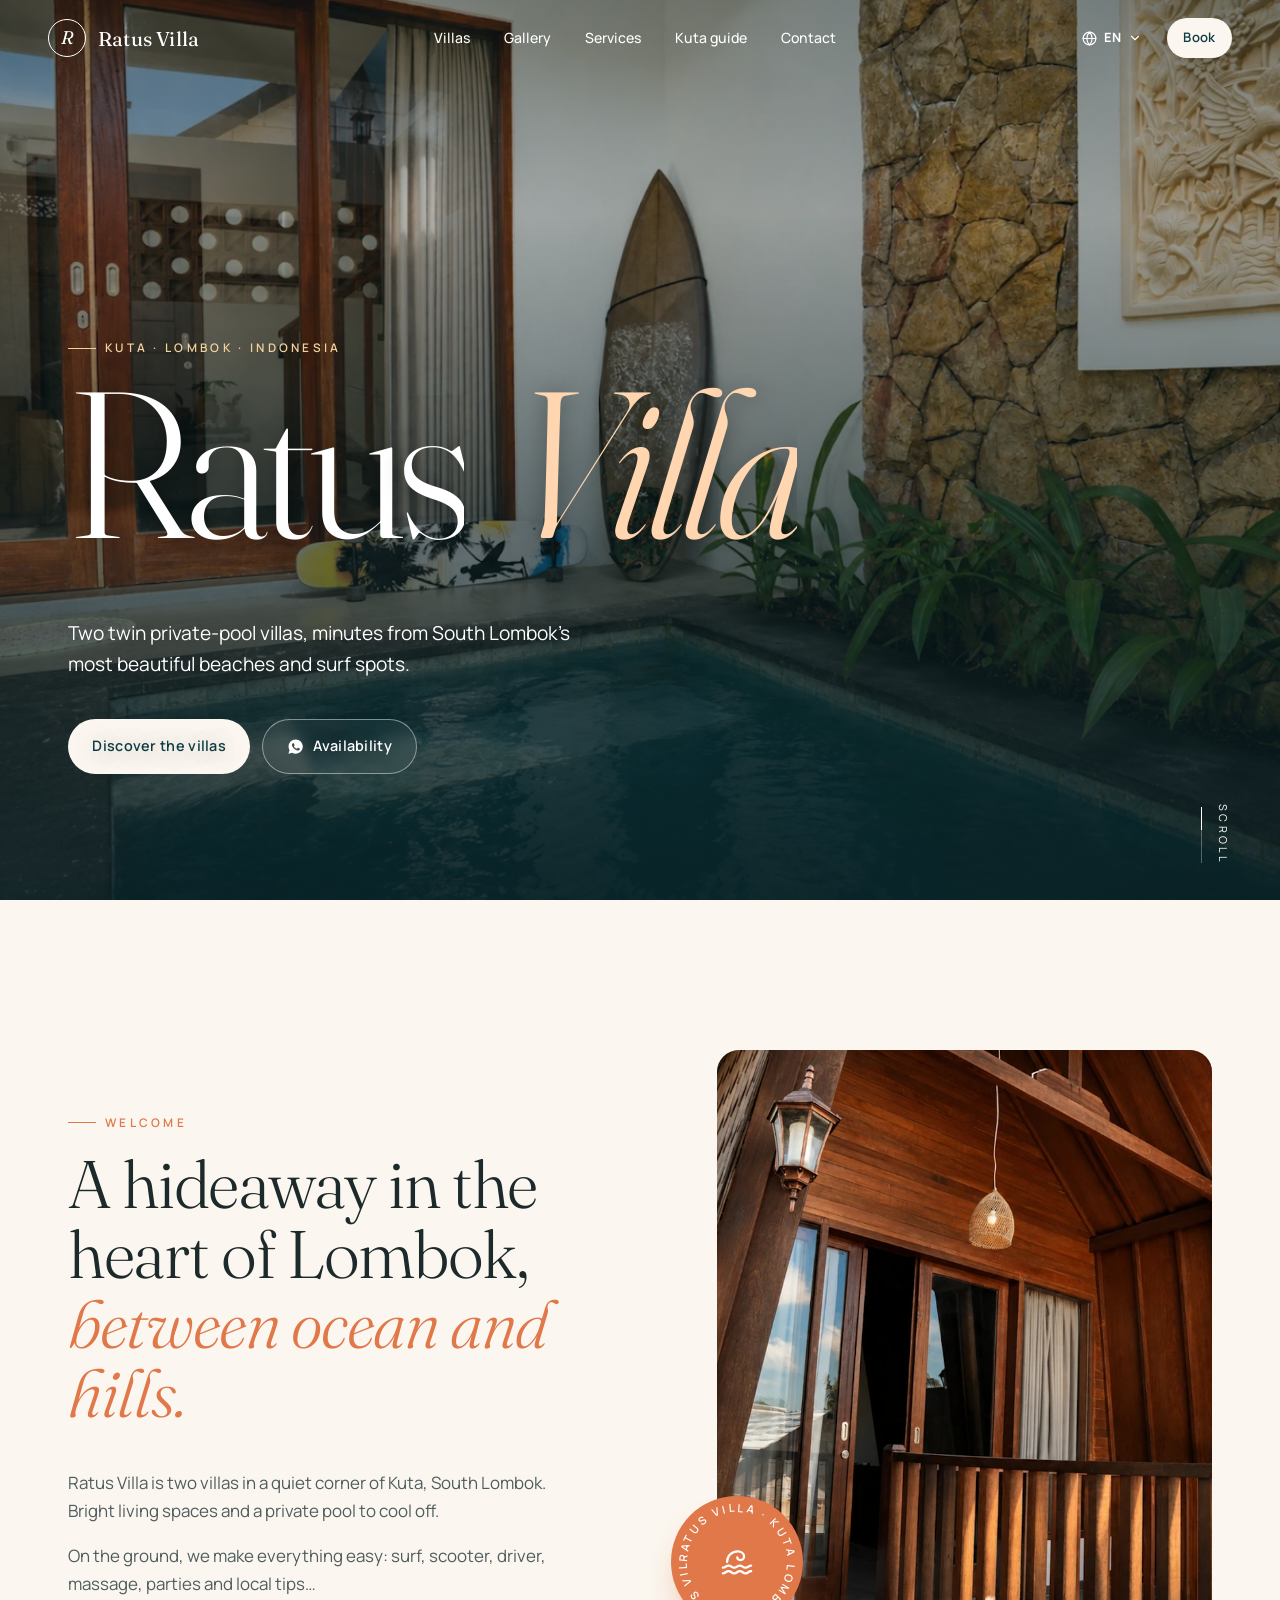
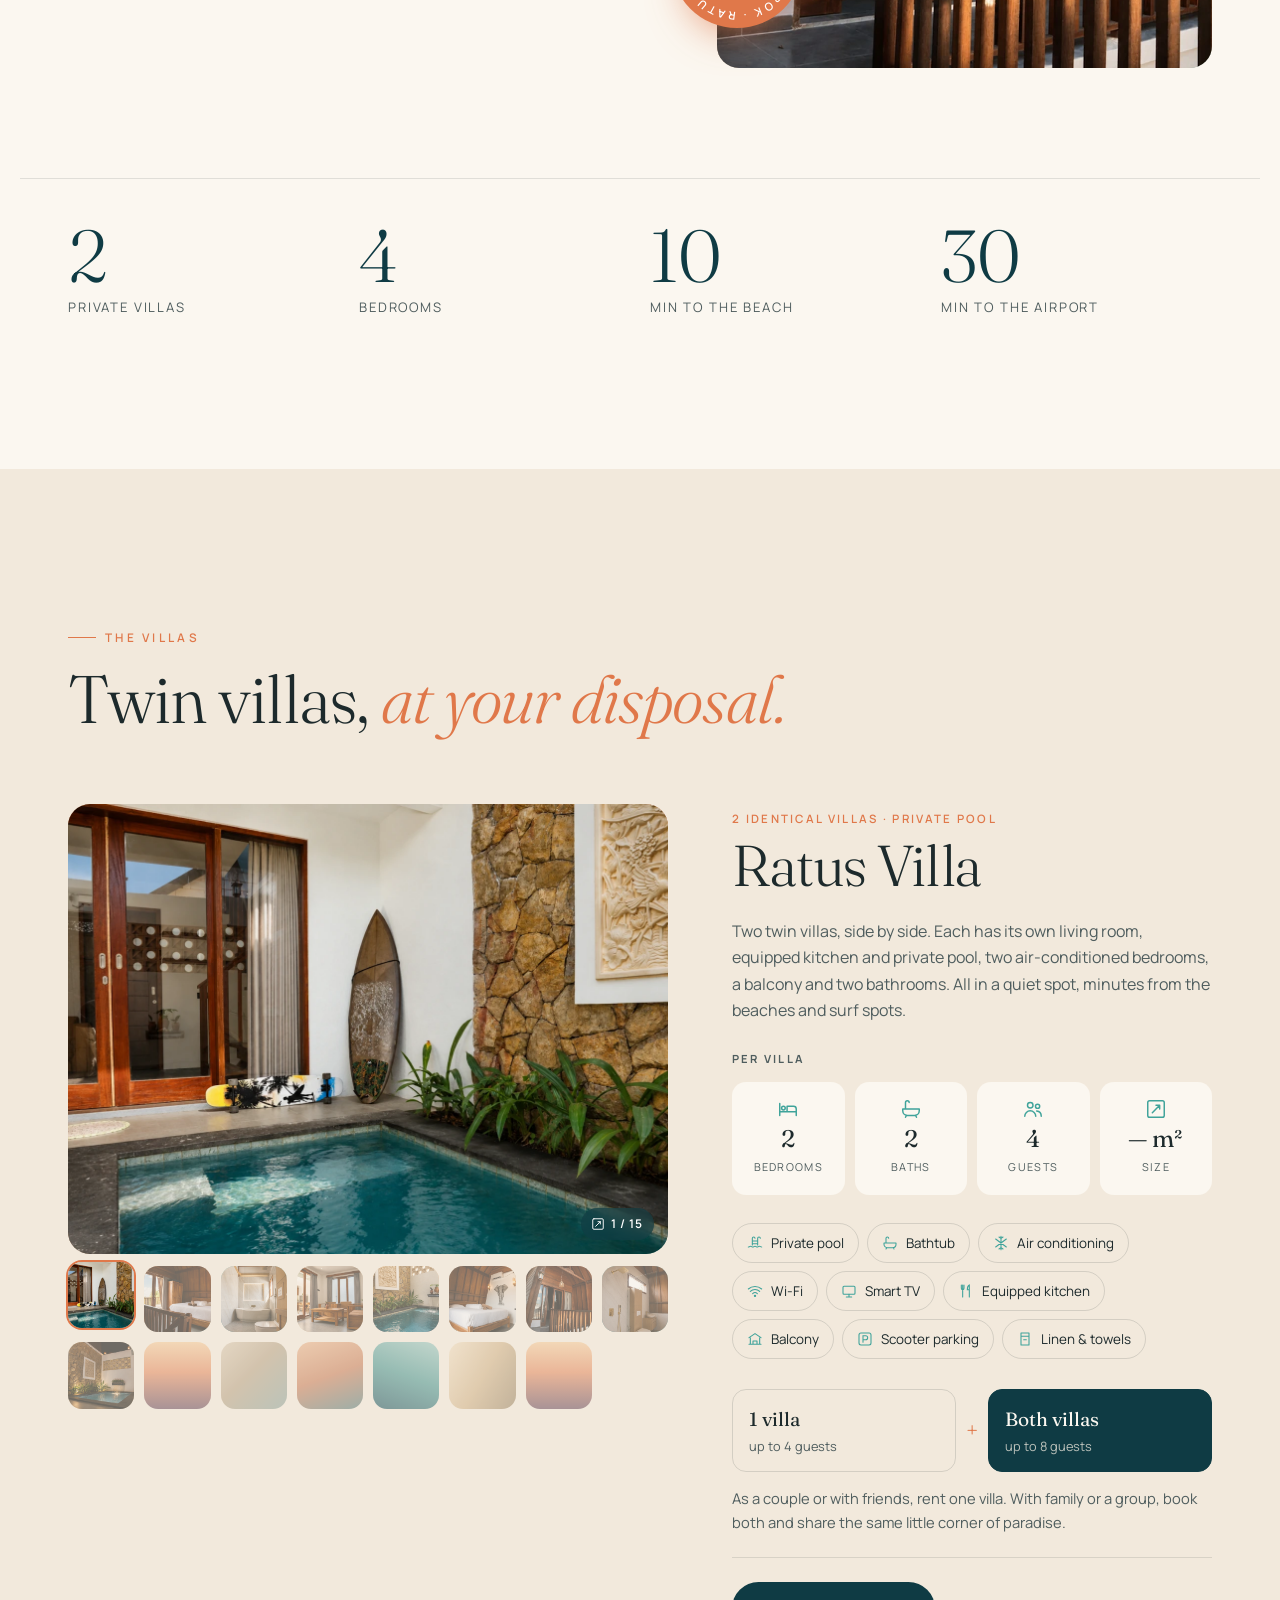
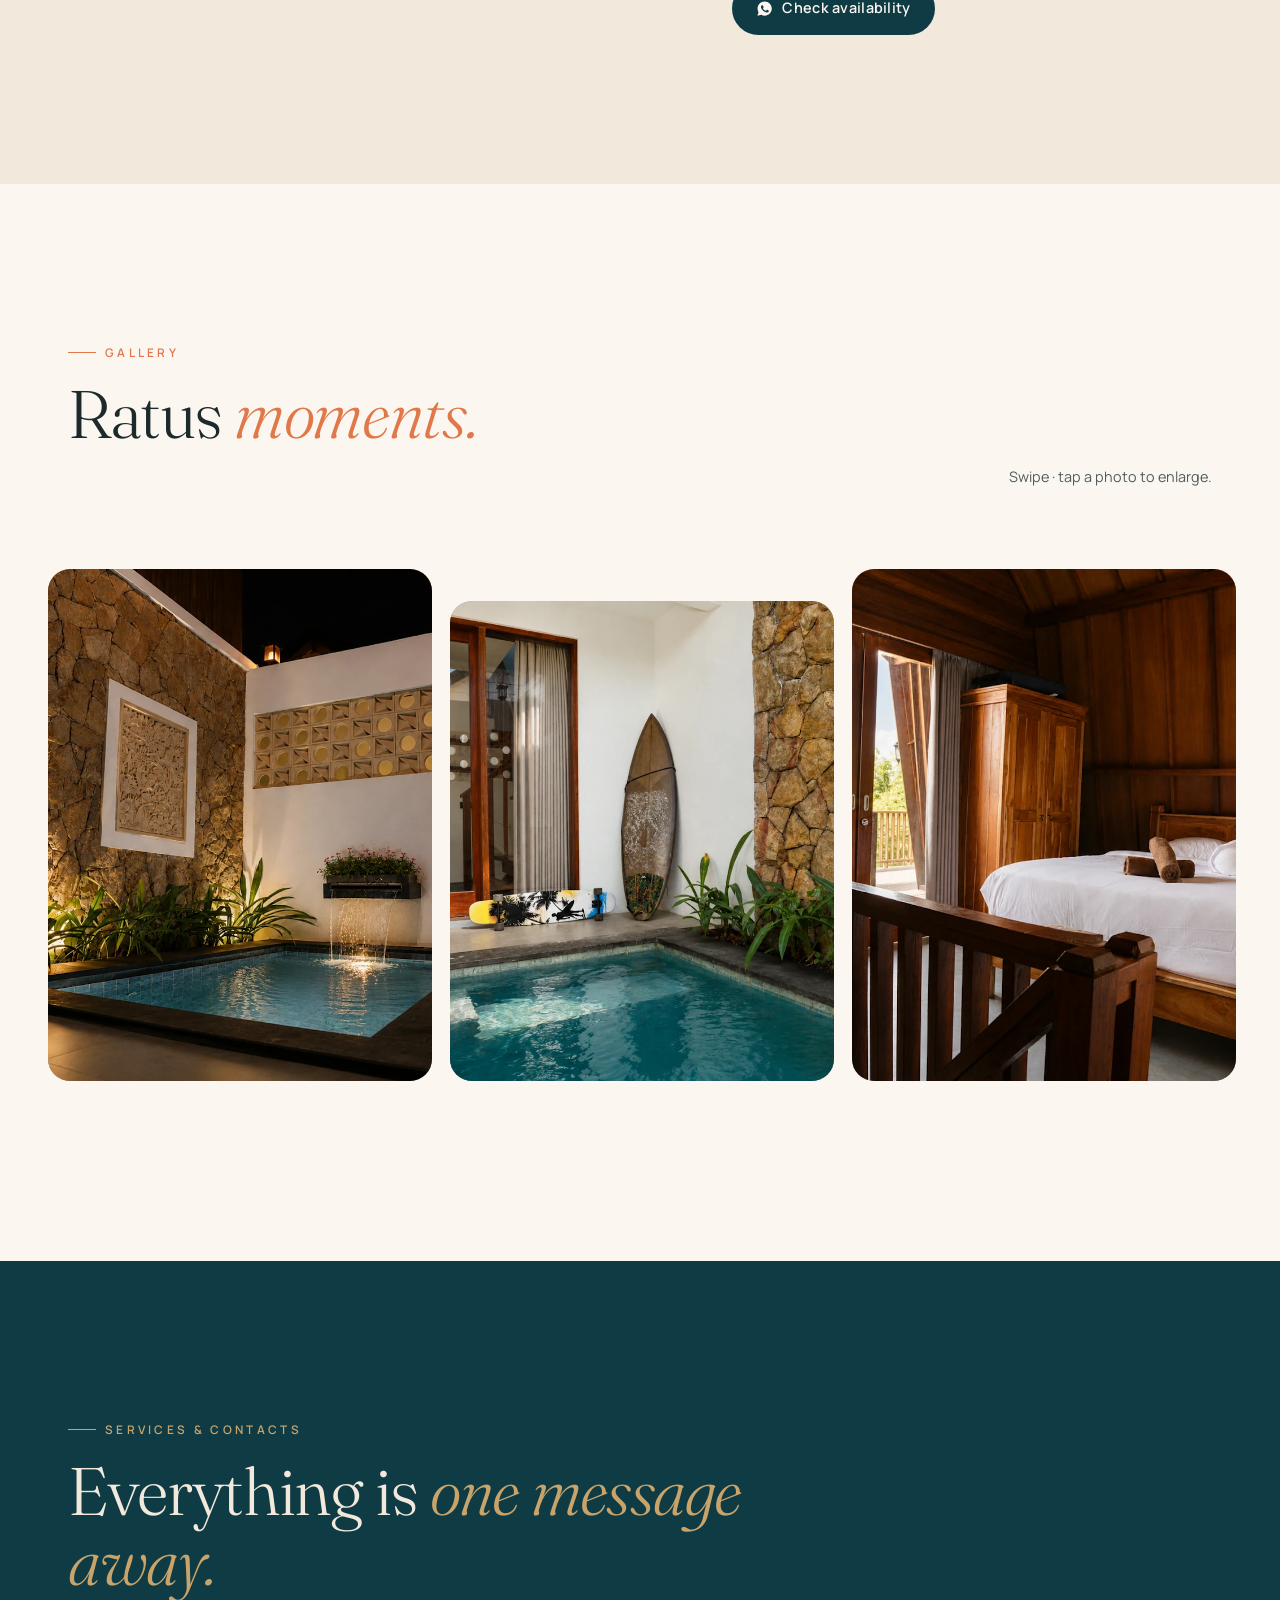
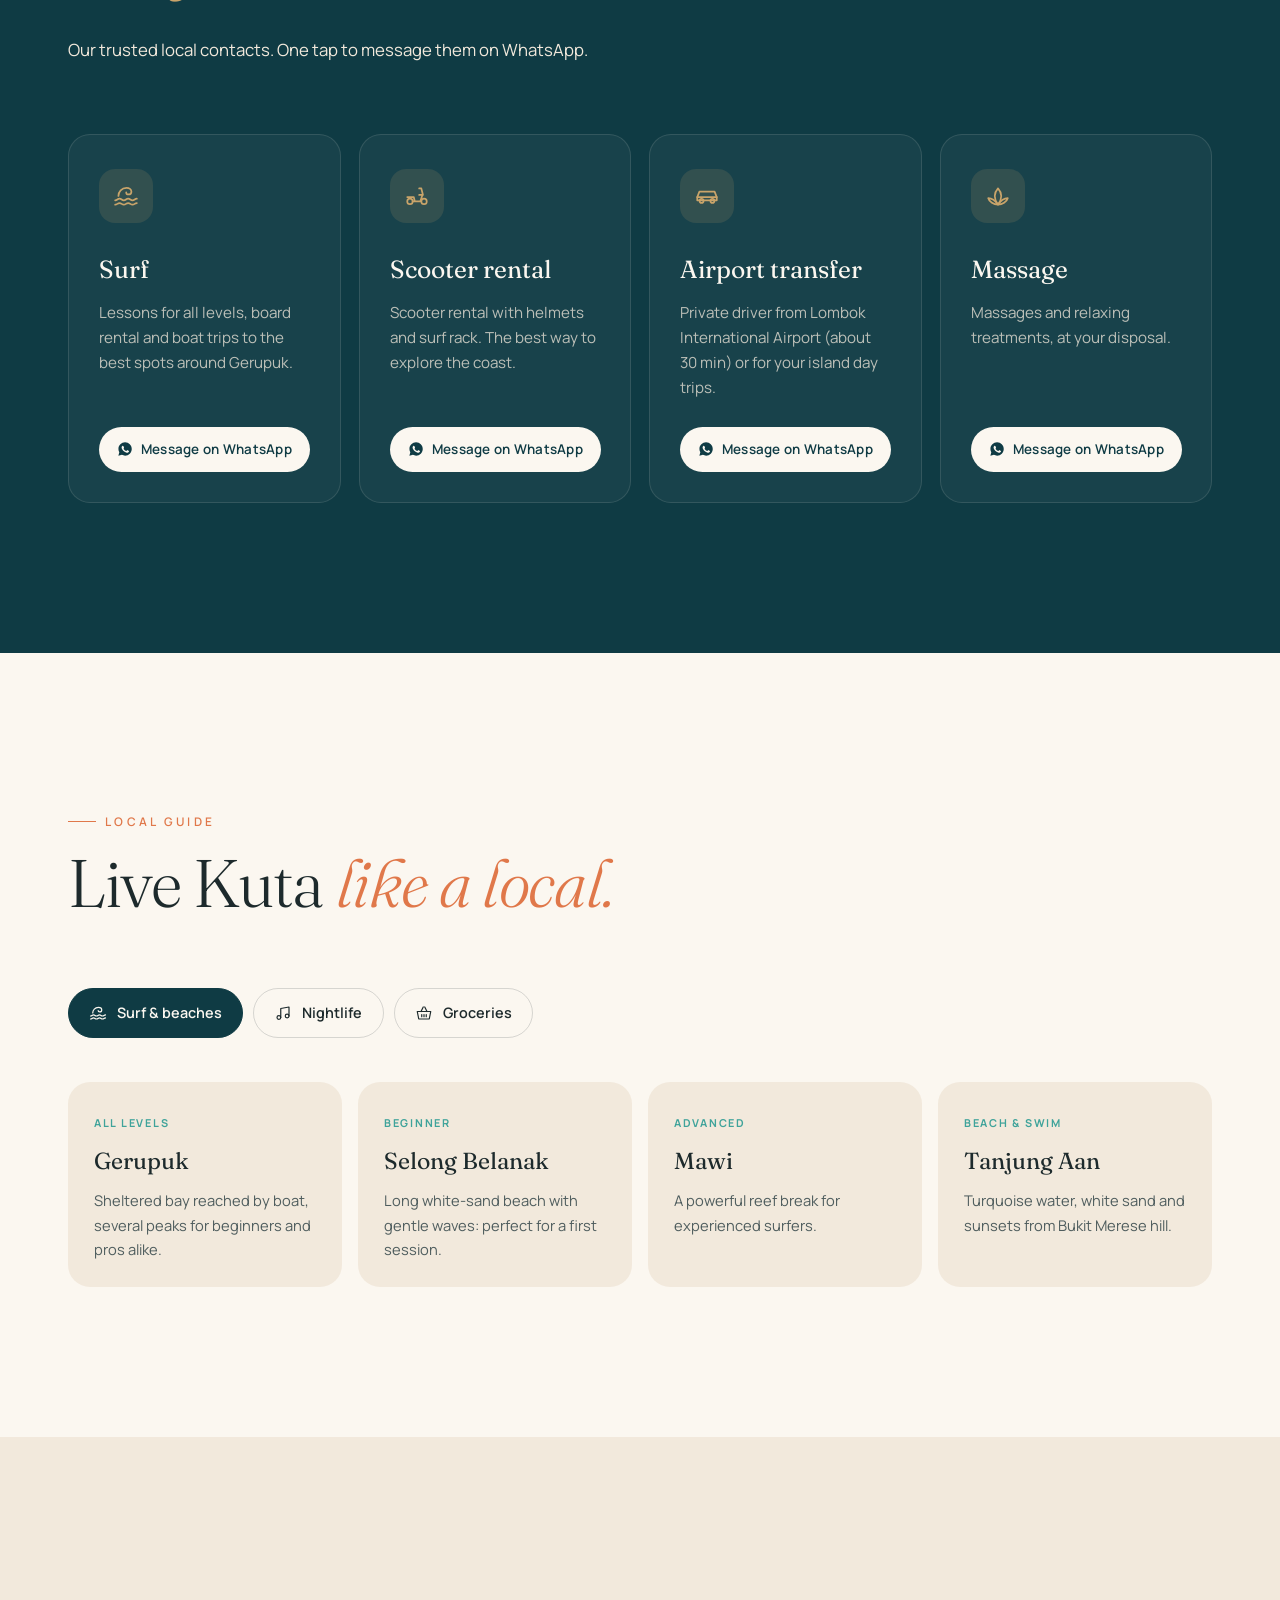
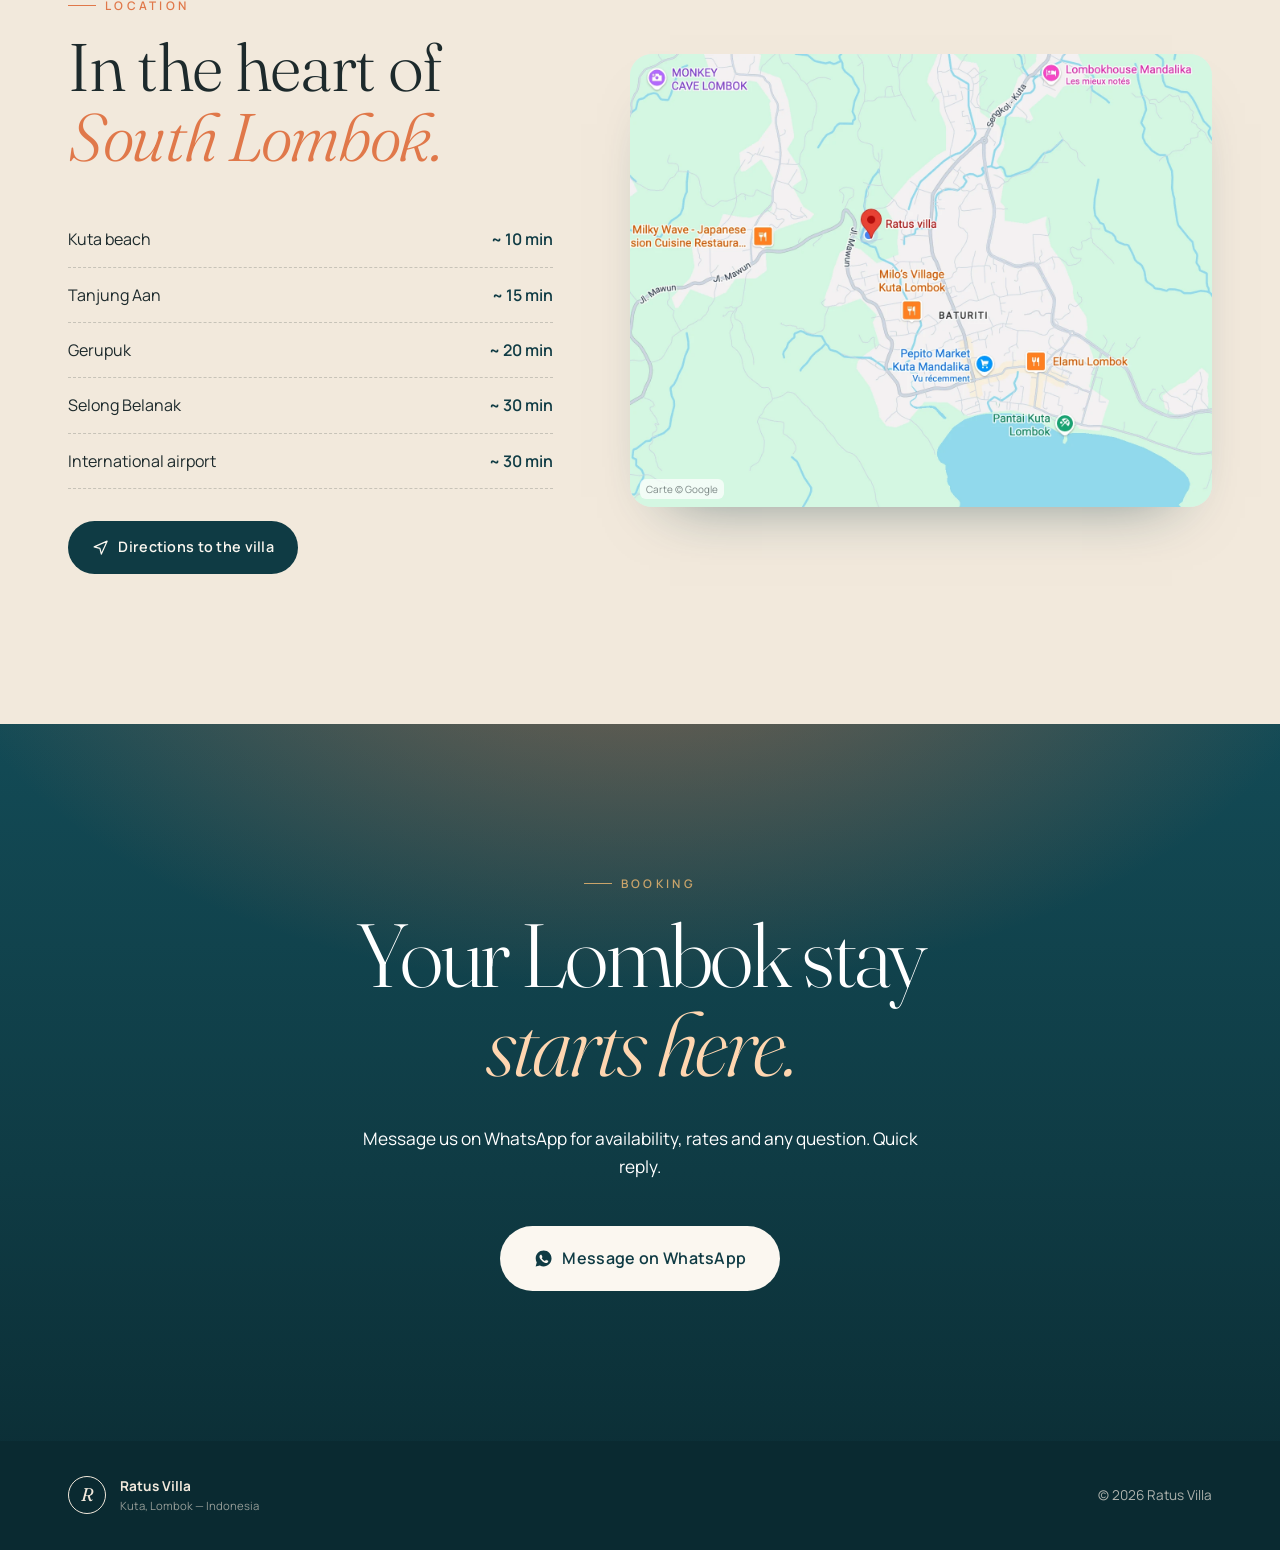
<file: index.html>
<!doctype html>
<html lang="en">
<head>
  <meta charset="utf-8">
  <meta name="viewport" content="width=device-width, initial-scale=1, viewport-fit=cover">
  <title>Ratus Villa — Kuta, Lombok</title>
  <meta name="description" content="Ratus Villa: two twin private-pool villas in Kuta, Lombok. Surf, beaches, nightlife and scooter tips for the perfect stay in South Lombok.">
  <meta name="theme-color" content="#0f3b44">

  <!-- Partage Facebook / WhatsApp -->
  <meta property="og:type" content="website">
  <meta property="og:title" content="Ratus Villa — Kuta, Lombok">
  <meta property="og:description" content="Two twin private-pool villas in the heart of Kuta, Lombok. Surf, beaches, sunsets & slow living.">
  <meta property="og:image" content="https://pardival.github.io/ratus-villa/assets/villa/piscine-partage.jpg">
  <meta property="og:url" content="https://pardival.github.io/ratus-villa/">

  <link rel="icon" href="data:image/svg+xml,<svg xmlns='http://www.w3.org/2000/svg' viewBox='0 0 100 100'><circle cx='50' cy='50' r='48' fill='%230f3b44'/><text x='50' y='66' font-size='48' text-anchor='middle' fill='%23f4ede2' font-family='Georgia'>R</text></svg>">
  <link rel="preconnect" href="https://fonts.googleapis.com">
  <link rel="preconnect" href="https://fonts.gstatic.com" crossorigin>
  <link href="https://fonts.googleapis.com/css2?family=Fraunces:ital,opsz,wght@0,9..144,300;0,9..144,400;0,9..144,500;1,9..144,300;1,9..144,400&family=Manrope:wght@300;400;500;600;700&display=swap" rel="stylesheet">
  <link rel="stylesheet" href="css/style.css">
</head>
<body class="is-loading">

  <!-- ============ LOADER ============ -->
  <div class="loader" aria-hidden="true">
    <div class="loader__inner">
      <span class="loader__word">Ratus</span>
      <span class="loader__line"></span>
      <span class="loader__sub">Kuta · Lombok</span>
    </div>
  </div>

  <!-- ============ NAV ============ -->
  <header class="nav" id="nav">
    <a href="#top" class="nav__logo" aria-label="Ratus Villa">
      <span class="nav__logo-mark">R</span>
      <span class="nav__logo-text">Ratus Villa</span>
    </a>
    <nav class="nav__links" id="navLinks">
      <a href="#villas" data-i18n="nav.villas">Les villas</a>
      <a href="#gallery" data-i18n="nav.gallery">Galerie</a>
      <a href="#services" data-i18n="nav.services">Services</a>
      <a href="#guide" data-i18n="nav.guide">Guide Kuta</a>
      <a href="#contact" data-i18n="nav.contact">Contact</a>
    </nav>
    <div class="nav__actions">
      <div class="lang" id="lang">
        <button class="lang__btn" id="langBtn" type="button" aria-haspopup="listbox" aria-expanded="false" aria-label="Language">
          <svg class="ico"><use href="#i-globe"/></svg><span id="langCur">EN</span><svg class="ico lang__chev"><use href="#i-chev"/></svg>
        </button>
        <ul class="lang__menu" id="langMenu" role="listbox"></ul>
      </div>
      <a class="btn btn--small btn--light nav__cta js-wa-booking" href="#" target="_blank" rel="noopener" data-i18n="nav.book">Réserver</a>
      <button class="burger" id="burger" aria-label="Menu"><span></span><span></span></button>
    </div>
  </header>

  <main id="top">

    <!-- ============ HERO ============ -->
    <section class="hero" id="hero">
      <div class="hero__media" data-parallax="0.35">
        <!-- Scène animée affichée tant qu'il n'y a pas de vidéo/photo -->
        <div class="hero__scene" aria-hidden="true">
          <div class="scene__sky"></div>
          <div class="scene__sun"></div>
          <svg class="scene__hills" viewBox="0 0 1440 400" preserveAspectRatio="none"><path d="M0 140 C 180 70 320 80 470 120 C 620 160 760 50 960 70 C 1140 90 1280 140 1440 110 L1440 400 L0 400 Z"/></svg>
          <svg class="scene__wave scene__wave--1" viewBox="0 0 2880 200" preserveAspectRatio="none"><path d="M0 100 Q 180 40 360 100 T 720 100 T 1080 100 T 1440 100 T 1800 100 T 2160 100 T 2520 100 T 2880 100 V200 H0Z"/></svg>
          <svg class="scene__wave scene__wave--2" viewBox="0 0 2880 200" preserveAspectRatio="none"><path d="M0 110 Q 240 60 480 110 T 960 110 T 1440 110 T 1920 110 T 2400 110 T 2880 110 V200 H0Z"/></svg>
          <svg class="scene__wave scene__wave--3" viewBox="0 0 2880 200" preserveAspectRatio="none"><path d="M0 120 Q 120 90 240 120 T 480 120 T 720 120 T 960 120 T 1200 120 T 1440 120 T 1680 120 T 1920 120 T 2160 120 T 2400 120 T 2640 120 T 2880 120 V200 H0Z"/></svg>
        </div>
        <img class="hero__poster" id="heroPoster" alt="" hidden>
        <video class="hero__video" id="heroVideo" muted loop playsinline autoplay preload="metadata" hidden></video>
        <div class="hero__shade"></div>
      </div>

      <div class="hero__content">
        <p class="eyebrow eyebrow--light reveal" data-i18n="hero.eyebrow">Kuta · Lombok · Indonésie</p>
        <h1 class="hero__title">
          <span class="split" data-split>Ratus</span>
          <em class="split" data-split>Villa</em>
        </h1>
        <p class="hero__lead reveal" data-delay="3" data-i18n="hero.lead">Deux villas avec piscine privée, à quelques minutes des plus beaux spots de surf du sud de Lombok.</p>
        <div class="hero__ctas reveal" data-delay="4">
          <a href="#villas" class="btn btn--light" data-i18n="hero.discover">Découvrir les villas</a>
          <a href="#" class="btn btn--ghost js-wa-booking" target="_blank" rel="noopener">
            <svg class="ico"><use href="#i-whatsapp"/></svg><span data-i18n="hero.whatsapp">Disponibilités</span>
          </a>
        </div>
      </div>

      <a href="#intro" class="hero__scroll" aria-label="Défiler">
        <span data-i18n="hero.scroll">Défiler</span>
        <i></i>
      </a>
    </section>


    <!-- ============ INTRO ============ -->
    <section class="intro section" id="intro">
      <div class="container intro__grid">
        <div class="intro__text">
          <p class="eyebrow reveal" data-i18n="intro.eyebrow">Bienvenue</p>
          <h2 class="h2 reveal" data-delay="1" data-i18n-html="intro.title">Un refuge au cœur de Lombok,<br><em>entre océan et collines.</em></h2>
          <p class="reveal" data-delay="2" data-i18n="intro.p1">Ratus Villa, ce sont deux villas dans un coin calme de Kuta, au sud de Lombok. Des espaces lumineux et une piscine privée pour se rafraîchir.</p>
          <p class="reveal" data-delay="3" data-i18n="intro.p2">Sur place, on vous facilite tout : surf, scooter, chauffeur, massage, soirées et bonnes adresses…</p>
        </div>
        <div class="intro__media reveal reveal--zoom" data-delay="1">
          <div class="media media--tall" id="introMedia"></div>
          <div class="intro__badge">
            <svg viewBox="0 0 100 100" class="badge__ring"><defs><path id="circ" d="M50,50 m-38,0 a38,38 0 1,1 76,0 a38,38 0 1,1 -76,0"/></defs><text><textPath href="#circ">RATUS VILLA · KUTA LOMBOK · RATUS VILLA · KUTA LOMBOK ·</textPath></text></svg>
            <svg class="ico badge__ico"><use href="#i-wave"/></svg>
          </div>
        </div>
      </div>

      <div class="container stats" id="statsRow">
        <!-- rempli depuis content/content.json -->
      </div>
    </section>

    <!-- ============ VILLAS ============ -->
    <section class="villas section section--sand" id="villas">
      <div class="container">
        <div class="section__head">
          <p class="eyebrow reveal" data-i18n="villas.eyebrow">Les villas</p>
          <h2 class="h2 reveal" data-delay="1" data-i18n-html="villas.title">Deux villas jumelles, <em>à votre disposition.</em></h2>
        </div>
        <div class="villa-stage" id="villaStage"></div>
      </div>
    </section>

    <!-- ============ GALLERY ============ -->
    <section class="gallery section" id="gallery">
      <div class="container">
        <div class="section__head section__head--row">
          <div>
            <p class="eyebrow reveal" data-i18n="gallery.eyebrow">Galerie</p>
            <h2 class="h2 reveal" data-delay="1" data-i18n-html="gallery.title">Instants <em>Ratus.</em></h2>
          </div>
          <p class="section__aside reveal" data-delay="2" data-i18n="gallery.aside">Touchez une photo pour l'agrandir.</p>
        </div>
      </div>
      <div class="gallery__rail" id="galleryRail"></div>
    </section>

    <!-- ============ SERVICES ============ -->
    <section class="services section section--ocean" id="services">
      <div class="container">
        <div class="section__head">
          <p class="eyebrow eyebrow--light reveal" data-i18n="services.eyebrow">Services & contacts</p>
          <h2 class="h2 reveal" data-delay="1" data-i18n-html="services.title">Tout à portée <em>d'un message.</em></h2>
          <p class="section__lead reveal" data-delay="2" data-i18n="services.lead">Nos contacts de confiance sur place. Un clic pour leur écrire sur WhatsApp.</p>
        </div>
        <div class="services__grid" id="servicesGrid"></div>
      </div>
    </section>

    <!-- ============ GUIDE ============ -->
    <section class="guide section" id="guide">
      <div class="container">
        <div class="section__head">
          <p class="eyebrow reveal" data-i18n="guide.eyebrow">Guide local</p>
          <h2 class="h2 reveal" data-delay="1" data-i18n-html="guide.title">Vivre Kuta <em>comme un local.</em></h2>
        </div>

        <div class="guide__nav reveal" data-delay="2" id="guideNav">
          <button class="chip is-active" data-target="g-surf"><svg class="ico"><use href="#i-wave"/></svg><span data-i18n="guide.surf">Surf & plages</span></button>
          <button class="chip" data-target="g-night"><svg class="ico"><use href="#i-music"/></svg><span data-i18n="guide.night">Soirées</span></button>
          <button class="chip" data-target="g-food"><svg class="ico"><use href="#i-basket"/></svg><span data-i18n="guide.food">Courses</span></button>
        </div>

        <div class="guide__panels">
          <!-- SURF -->
          <div class="panel is-active" id="g-surf">
            <div class="spots" id="spotList"></div>
          </div>

          <!-- NIGHT -->
          <div class="panel" id="g-night">
            <ul class="agenda" id="agendaList"></ul>
          </div>

          <!-- FOOD -->
          <div class="panel" id="g-food">
            <div class="spots" id="groceryList"></div>
          </div>
        </div>
      </div>
    </section>

    <!-- ============ MAP ============ -->
    <section class="location section section--sand" id="location">
      <div class="container location__grid">
        <div>
          <p class="eyebrow reveal" data-i18n="location.eyebrow">Localisation</p>
          <h2 class="h2 reveal" data-delay="1" data-i18n-html="location.title">Au cœur du <em>sud de Lombok.</em></h2>
          <ul class="distances reveal" data-delay="2" id="distanceList"></ul>
          <div class="location__btns reveal" data-delay="3">
            <a class="btn btn--dark js-directions" href="#" target="_blank" rel="noopener"><svg class="ico"><use href="#i-route"/></svg><span data-i18n="location.cta">Itinéraire vers la villa</span></a>
            <a class="btn btn--outline js-apple-villa" href="#" target="_blank" rel="noopener" hidden><svg class="ico"><use href="#i-pin"/></svg><span data-i18n="location.apple">Ouvrir dans Plans</span></a>
          </div>
        </div>
        <div class="map reveal reveal--zoom" data-delay="1">
          <a class="map__plan js-directions" href="#" target="_blank" rel="noopener" aria-label="Itinéraire vers Ratus Villa">
            <img id="mapImage" src="assets/villa/plan-acces.webp" alt="Plan d'accès : Ratus Villa sur Jl. Mawun, près de Pepito Market et de la plage de Kuta" width="1448" height="1126" loading="lazy">
            <small class="map__credit">Carte © Google</small>
          </a>
          <iframe id="mapFrame" class="map__frame" title="Ratus Villa sur Google Maps" allowfullscreen loading="lazy" referrerpolicy="strict-origin-when-cross-origin"></iframe>
        </div>
      </div>
    </section>

    <!-- ============ CONTACT / CTA ============ -->
    <section class="cta section" id="contact">
      <div class="cta__bg" data-parallax="0.15"></div>
      <div class="container cta__inner">
        <p class="eyebrow eyebrow--light reveal" data-i18n="cta.eyebrow">Réservation</p>
        <h2 class="cta__title reveal" data-delay="1" data-i18n-html="cta.title">Votre séjour à Lombok<br><em>commence ici.</em></h2>
        <p class="cta__lead reveal" data-delay="2" data-i18n="cta.lead">Écrivez-nous sur WhatsApp pour les disponibilités, les tarifs et toutes vos questions. Réponse rapide.</p>
        <div class="cta__row reveal" data-delay="3">
          <div class="cta__buttons">
            <a href="#" class="btn btn--light btn--big js-wa-booking" target="_blank" rel="noopener"><svg class="ico"><use href="#i-whatsapp"/></svg><span data-i18n="cta.whatsapp">Écrire sur WhatsApp</span></a>
          </div>
        </div>
      </div>
    </section>
  </main>

  <footer class="footer">
    <div class="container footer__inner">
      <div class="footer__brand">
        <span class="nav__logo-mark">R</span>
        <div><strong>Ratus Villa</strong><small>Kuta, Lombok — Indonesia</small></div>
      </div>
      <p class="footer__copy">© <span id="year"></span> Ratus Villa</p>
    </div>
  </footer>

  <!-- Barre d'actions mobile -->
  <nav class="mbar" aria-label="Actions rapides">
    <a href="#" class="mbar__btn mbar__btn--wa js-wa-booking" target="_blank" rel="noopener"><svg class="ico"><use href="#i-whatsapp"/></svg><span data-i18n="mbar.book">Réserver</span></a>
    <a href="#guide" class="mbar__btn"><svg class="ico"><use href="#i-compass"/></svg><span data-i18n="mbar.guide">Guide</span></a>
    <a href="#" class="mbar__btn js-directions" target="_blank" rel="noopener"><svg class="ico"><use href="#i-route"/></svg><span data-i18n="mbar.go">Y aller</span></a>
  </nav>

  <!-- Bouton WhatsApp flottant -->
  <a href="#" class="fab js-wa-booking" target="_blank" rel="noopener" aria-label="WhatsApp">
    <svg class="ico"><use href="#i-whatsapp"/></svg>
  </a>

  <!-- Lightbox -->
  <div class="lightbox" id="lightbox" aria-hidden="true">
    <button class="lightbox__close" aria-label="Fermer">×</button>
    <button class="lightbox__nav lightbox__prev" aria-label="Précédent">‹</button>
    <div class="lightbox__stage"><div class="lightbox__img" id="lightboxImg"></div></div>
    <button class="lightbox__nav lightbox__next" aria-label="Suivant">›</button>
    <div class="lightbox__count" id="lightboxCount"></div>
  </div>

  <!-- ============ ICONS ============ -->
  <svg width="0" height="0" style="position:absolute" aria-hidden="true">
    <symbol id="i-whatsapp" viewBox="0 0 24 24"><path fill="currentColor" d="M12.04 2C6.58 2 2.13 6.45 2.13 11.91c0 1.75.46 3.45 1.32 4.95L2.05 22l5.25-1.38c1.45.79 3.08 1.21 4.74 1.21 5.46 0 9.91-4.45 9.91-9.91C21.95 6.45 17.5 2 12.04 2zm5.8 14.08c-.24.68-1.42 1.3-1.95 1.35-.5.05-.97.23-3.27-.68-2.77-1.09-4.52-3.92-4.66-4.1-.13-.18-1.1-1.47-1.1-2.8 0-1.33.7-1.99.95-2.26.24-.27.53-.34.71-.34l.51.01c.16.01.38-.06.6.46.23.54.77 1.87.84 2.01.07.14.11.3.02.48-.09.18-.14.29-.27.45-.14.16-.29.35-.41.47-.14.14-.28.28-.12.55.16.27.7 1.16 1.51 1.88 1.04.93 1.91 1.21 2.18 1.35.27.14.43.11.59-.07.16-.18.68-.79.86-1.06.18-.27.36-.23.6-.14.25.09 1.57.74 1.84.88.27.14.45.2.52.32.07.11.07.66-.17 1.33z"/></symbol>
    <symbol id="i-wave" viewBox="0 0 24 24"><path fill="none" stroke="currentColor" stroke-width="1.6" stroke-linecap="round" d="M2 16c2 0 2-1.5 4-1.5S8 16 10 16s2-1.5 4-1.5 2 1.5 4 1.5 2-1.5 4-1.5M2 20c2 0 2-1.5 4-1.5S8 20 10 20s2-1.5 4-1.5 2 1.5 4 1.5 2-1.5 4-1.5M5 12c0-4 3-7.5 7.5-7.5 2.5 0 4.5 1.5 4.5 3.5 0 1.6-1.2 2.6-2.7 2.6-1.3 0-2.1-.9-2.1-1.9"/></symbol>
    <symbol id="i-scooter" viewBox="0 0 24 24"><g fill="none" stroke="currentColor" stroke-width="1.6" stroke-linecap="round" stroke-linejoin="round"><circle cx="5.5" cy="17" r="2.5"/><circle cx="18.5" cy="17" r="2.5"/><path d="M8 17h7l2-6h-3M14 5h2l1.5 6M3 13h6l1 4"/></g></symbol>
    <symbol id="i-music" viewBox="0 0 24 24"><g fill="none" stroke="currentColor" stroke-width="1.6" stroke-linecap="round" stroke-linejoin="round"><path d="M9 18V6l11-2v12"/><circle cx="6.5" cy="18" r="2.5"/><circle cx="17.5" cy="16" r="2.5"/></g></symbol>
    <symbol id="i-car" viewBox="0 0 24 24"><g fill="none" stroke="currentColor" stroke-width="1.6" stroke-linecap="round" stroke-linejoin="round"><path d="M3 16v-3l2-5h14l2 5v3H3z"/><circle cx="7" cy="16.5" r="1.8"/><circle cx="17" cy="16.5" r="1.8"/><path d="M3 13h18"/></g></symbol>
    <symbol id="i-lotus" viewBox="0 0 24 24"><g fill="none" stroke="currentColor" stroke-width="1.6" stroke-linecap="round" stroke-linejoin="round"><path d="M12 20c-4 0-8-2.5-9-6 3 0 6 1.5 9 6 3-4.5 6-6 9-6-1 3.5-5 6-9 6z"/><path d="M12 20c-2-2.5-3-5-3-8 0-2.5 1.2-5 3-7 1.8 2 3 4.5 3 7 0 3-1 5.5-3 8z"/></g></symbol>
    <symbol id="i-basket" viewBox="0 0 24 24"><g fill="none" stroke="currentColor" stroke-width="1.6" stroke-linecap="round" stroke-linejoin="round"><path d="M3 10h18l-2 10H5L3 10zM8 10l3-6M16 10l-3-6M9 14v3M15 14v3M12 14v3"/></g></symbol>
    <symbol id="i-route" viewBox="0 0 24 24"><g fill="none" stroke="currentColor" stroke-width="1.7" stroke-linecap="round" stroke-linejoin="round"><path d="M3 11l18-8-8 18-2-8-8-2z"/></g></symbol>
    <symbol id="i-compass" viewBox="0 0 24 24"><g fill="none" stroke="currentColor" stroke-width="1.6" stroke-linecap="round" stroke-linejoin="round"><circle cx="12" cy="12" r="9"/><path d="M15.5 8.5l-2 5-5 2 2-5z"/></g></symbol>
    <symbol id="i-tv" viewBox="0 0 24 24"><g fill="none" stroke="currentColor" stroke-width="1.6" stroke-linecap="round" stroke-linejoin="round"><rect x="3" y="5" width="18" height="12" rx="1.5"/><path d="M8 21h8M12 17v4"/></g></symbol>
    <symbol id="i-globe" viewBox="0 0 24 24"><g fill="none" stroke="currentColor" stroke-width="1.6" stroke-linecap="round"><circle cx="12" cy="12" r="9"/><path d="M3 12h18M12 3c2.5 2.7 3.8 5.7 3.8 9s-1.3 6.3-3.8 9c-2.5-2.7-3.8-5.7-3.8-9S9.5 5.7 12 3z"/></g></symbol>
    <symbol id="i-chev" viewBox="0 0 24 24"><path fill="none" stroke="currentColor" stroke-width="2" stroke-linecap="round" stroke-linejoin="round" d="M6 9l6 6 6-6"/></symbol>
    <symbol id="i-pin" viewBox="0 0 24 24"><g fill="none" stroke="currentColor" stroke-width="1.6"><path d="M12 21s-7-6.2-7-11.5A7 7 0 0 1 19 9.5C19 14.8 12 21 12 21z"/><circle cx="12" cy="9.5" r="2.5"/></g></symbol>
    <symbol id="i-mail" viewBox="0 0 24 24"><g fill="none" stroke="currentColor" stroke-width="1.6" stroke-linejoin="round"><rect x="3" y="5" width="18" height="14" rx="2"/><path d="M3 7l9 6 9-6"/></g></symbol>
    <symbol id="i-share" viewBox="0 0 24 24"><g fill="none" stroke="currentColor" stroke-width="1.6" stroke-linecap="round"><circle cx="18" cy="5" r="2.5"/><circle cx="6" cy="12" r="2.5"/><circle cx="18" cy="19" r="2.5"/><path d="M8.2 10.8l7.6-4.4M8.2 13.2l7.6 4.4"/></g></symbol>
    <symbol id="i-qr" viewBox="0 0 24 24"><g fill="none" stroke="currentColor" stroke-width="1.6"><rect x="3" y="3" width="7" height="7" rx="1"/><rect x="14" y="3" width="7" height="7" rx="1"/><rect x="3" y="14" width="7" height="7" rx="1"/><path d="M14 14h3v3h-3zM18 18h3v3h-3zM14 20h2M20 14v2"/></g></symbol>
    <symbol id="i-bed" viewBox="0 0 24 24"><g fill="none" stroke="currentColor" stroke-width="1.6" stroke-linecap="round" stroke-linejoin="round"><path d="M3 19V6M3 15h18v4M21 15v-3a3 3 0 0 0-3-3h-7v6"/><circle cx="7" cy="11" r="2"/></g></symbol>
    <symbol id="i-bath" viewBox="0 0 24 24"><g fill="none" stroke="currentColor" stroke-width="1.6" stroke-linecap="round" stroke-linejoin="round"><path d="M3 12h18v2a5 5 0 0 1-5 5H8a5 5 0 0 1-5-5v-2zM6 12V5a2 2 0 0 1 4 0M7 19l-1 2M17 19l1 2"/></g></symbol>
    <symbol id="i-guests" viewBox="0 0 24 24"><g fill="none" stroke="currentColor" stroke-width="1.6" stroke-linecap="round"><circle cx="9" cy="8" r="3"/><path d="M3 20c0-3.3 2.7-6 6-6s6 2.7 6 6"/><circle cx="17" cy="9" r="2.3"/><path d="M16 14.2c2.8.3 5 2.6 5 5.8"/></g></symbol>
    <symbol id="i-size" viewBox="0 0 24 24"><g fill="none" stroke="currentColor" stroke-width="1.6" stroke-linecap="round" stroke-linejoin="round"><rect x="3" y="3" width="18" height="18" rx="2"/><path d="M8 16l8-8M12 8h4v4"/></g></symbol>
    <symbol id="i-pool" viewBox="0 0 24 24"><g fill="none" stroke="currentColor" stroke-width="1.6" stroke-linecap="round"><path d="M2 18c1.7 0 1.7-1.2 3.3-1.2S7 18 8.7 18s1.6-1.2 3.3-1.2 1.6 1.2 3.3 1.2 1.6-1.2 3.3-1.2S20.3 18 22 18M8 15V5a2 2 0 0 1 4 0M16 15V5a2 2 0 0 1 4 0M8 9h8M8 13h8"/></g></symbol>
    <symbol id="i-ac" viewBox="0 0 24 24"><g fill="none" stroke="currentColor" stroke-width="1.6" stroke-linecap="round"><path d="M12 2v20M4 6l16 12M20 6L4 18M9 3l3 2 3-2M9 21l3-2 3 2"/></g></symbol>
    <symbol id="i-wifi" viewBox="0 0 24 24"><g fill="none" stroke="currentColor" stroke-width="1.6" stroke-linecap="round"><path d="M2 9a15 15 0 0 1 20 0M5 12.5a10 10 0 0 1 14 0M8.5 16a5 5 0 0 1 7 0"/><circle cx="12" cy="19.3" r="1" fill="currentColor"/></g></symbol>
    <symbol id="i-kitchen" viewBox="0 0 24 24"><g fill="none" stroke="currentColor" stroke-width="1.6" stroke-linecap="round"><path d="M7 3v8M5 3v5a2 2 0 0 0 4 0V3M7 11v10M17 21V3c-2 1-3 4-3 7h3"/></g></symbol>
    <symbol id="i-parking" viewBox="0 0 24 24"><g fill="none" stroke="currentColor" stroke-width="1.6" stroke-linecap="round"><rect x="3" y="3" width="18" height="18" rx="3"/><path d="M9 17V7h4a3 3 0 0 1 0 6H9"/></g></symbol>
    <symbol id="i-garden" viewBox="0 0 24 24"><g fill="none" stroke="currentColor" stroke-width="1.6" stroke-linecap="round" stroke-linejoin="round"><path d="M12 22V11M12 11C12 6 8 3 3 3c0 5 4 8 9 8zM12 14c0-4 3-7 9-7 0 4-3 7-9 7z"/></g></symbol>
    <symbol id="i-clean" viewBox="0 0 24 24"><g fill="none" stroke="currentColor" stroke-width="1.6" stroke-linecap="round" stroke-linejoin="round"><path d="M12 3l1.5 4L18 8.5 13.5 10 12 14l-1.5-4L6 8.5 10.5 7z"/><path d="M18 15l.8 2 2 .8-2 .8-.8 2-.8-2-2-.8 2-.8z"/></g></symbol>
    <symbol id="i-towel" viewBox="0 0 24 24"><g fill="none" stroke="currentColor" stroke-width="1.6" stroke-linecap="round" stroke-linejoin="round"><path d="M6 3h12v18H6zM6 8h12M10 13h4"/></g></symbol>
    <symbol id="i-terrace" viewBox="0 0 24 24"><g fill="none" stroke="currentColor" stroke-width="1.6" stroke-linecap="round" stroke-linejoin="round"><path d="M3 10l9-6 9 6M5 10v10M19 10v10M3 20h18M9 20v-5h6v5"/></g></symbol>
    <symbol id="i-surfrack" viewBox="0 0 24 24"><g fill="none" stroke="currentColor" stroke-width="1.6" stroke-linecap="round"><path d="M12 2c3 3 4 8 4 12s-1.8 8-4 8-4-4-4-8 1-9 4-12zM12 6v13"/></g></symbol>
  </svg>

  <script src="js/main.js"></script>
</body>
</html>
</file>
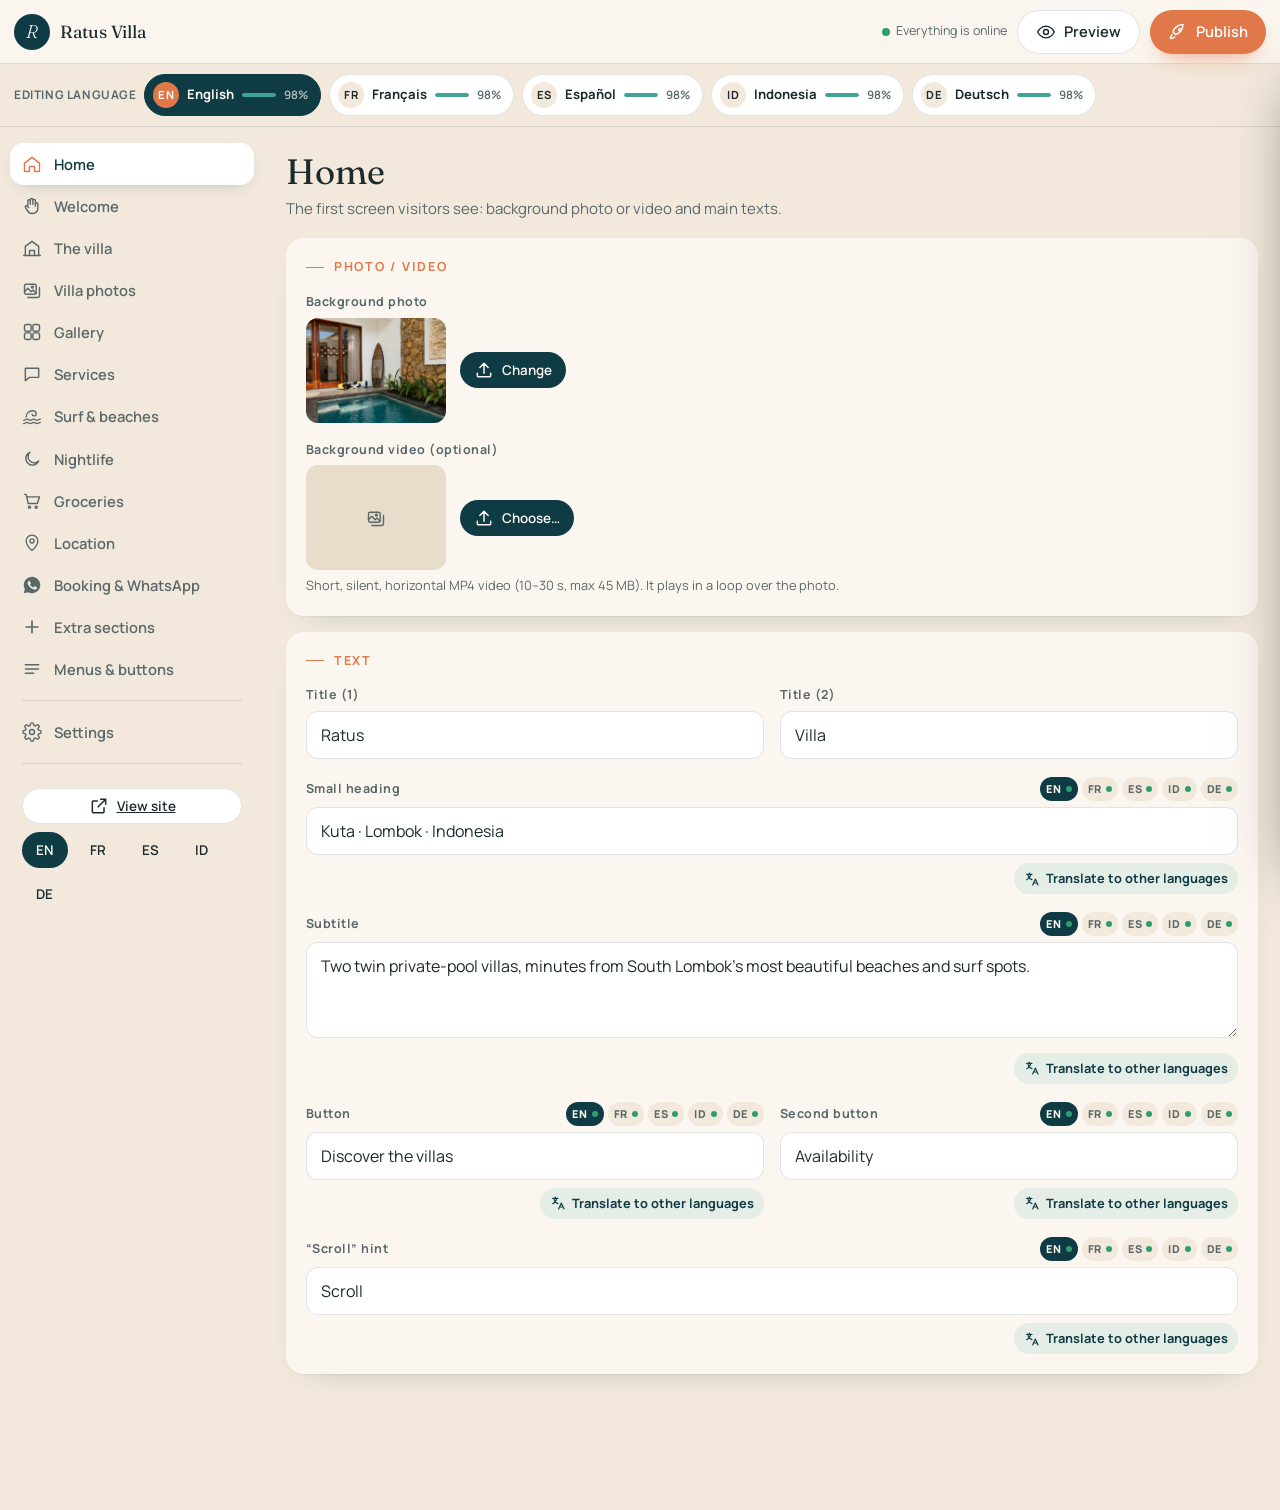
<file: admin/index.html>
<!doctype html>
<html lang="en">
<head>
  <meta charset="utf-8">
  <meta name="viewport" content="width=device-width, initial-scale=1, viewport-fit=cover">
  <meta name="robots" content="noindex, nofollow">
  <!-- Dépôt GitHub du site (utilisé par l'admin pour enregistrer) -->
  <meta name="ratus-repo" content="Pardival/ratus-villa">
  <meta name="theme-color" content="#0f3b44">
  <title>Ratus Villa · Admin</title>
  <link rel="icon" href="data:image/svg+xml,<svg xmlns='http://www.w3.org/2000/svg' viewBox='0 0 100 100'><circle cx='50' cy='50' r='48' fill='%23e0784a'/><text x='50' y='66' font-size='48' text-anchor='middle' fill='%23fff' font-family='Georgia'>R</text></svg>">
  <link rel="preconnect" href="https://fonts.googleapis.com">
  <link rel="preconnect" href="https://fonts.gstatic.com" crossorigin>
  <link href="https://fonts.googleapis.com/css2?family=Fraunces:ital,opsz,wght@0,9..144,300;0,9..144,400;1,9..144,300&family=Manrope:wght@400;500;600;700&display=swap" rel="stylesheet">
  <link rel="stylesheet" href="admin.css">
</head>
<body>
  <div id="app" class="app-loading">
    <div class="splash"><span class="splash__mark">R</span><span class="splash__bar"></span></div>
  </div>

  <!-- Icônes propres à l'admin (les icônes du site sont chargées depuis ../index.html) -->
  <svg width="0" height="0" style="position:absolute" aria-hidden="true">
    <symbol id="a-home" viewBox="0 0 24 24"><g fill="none" stroke="currentColor" stroke-width="1.7" stroke-linecap="round" stroke-linejoin="round"><path d="M3 11l9-7 9 7v9a1 1 0 0 1-1 1h-5v-6H9v6H4a1 1 0 0 1-1-1z"/></g></symbol>
    <symbol id="a-hand" viewBox="0 0 24 24"><g fill="none" stroke="currentColor" stroke-width="1.7" stroke-linecap="round" stroke-linejoin="round"><path d="M7 11V6a1.5 1.5 0 0 1 3 0v4M10 10V4.5a1.5 1.5 0 0 1 3 0V10M13 10V5.5a1.5 1.5 0 0 1 3 0V12M16 9.5a1.5 1.5 0 0 1 3 0V15a6 6 0 0 1-6 6h-1a6 6 0 0 1-5-2.7L4.2 14a1.5 1.5 0 0 1 2.5-1.7L8 14"/></g></symbol>
    <symbol id="a-villa" viewBox="0 0 24 24"><g fill="none" stroke="currentColor" stroke-width="1.7" stroke-linecap="round" stroke-linejoin="round"><path d="M2 21h20M4 21V10l8-6 8 6v11M9 21v-6h6v6"/></g></symbol>
    <symbol id="a-images" viewBox="0 0 24 24"><g fill="none" stroke="currentColor" stroke-width="1.7" stroke-linecap="round" stroke-linejoin="round"><rect x="3" y="5" width="14" height="12" rx="2"/><path d="M7 21h12a2 2 0 0 0 2-2V9M3 14l4-4 4 4 2-2 4 4"/><circle cx="12.5" cy="8.5" r="1.2"/></g></symbol>
    <symbol id="a-grid" viewBox="0 0 24 24"><g fill="none" stroke="currentColor" stroke-width="1.7"><rect x="3" y="3" width="8" height="8" rx="2"/><rect x="13" y="3" width="8" height="8" rx="2"/><rect x="3" y="13" width="8" height="8" rx="2"/><rect x="13" y="13" width="8" height="8" rx="2"/></g></symbol>
    <symbol id="a-chat" viewBox="0 0 24 24"><g fill="none" stroke="currentColor" stroke-width="1.7" stroke-linecap="round" stroke-linejoin="round"><path d="M4 5h16v11H9l-5 4z"/></g></symbol>
    <symbol id="a-menu" viewBox="0 0 24 24"><path fill="none" stroke="currentColor" stroke-width="1.8" stroke-linecap="round" d="M4 7h16M4 12h16M4 17h10"/></symbol>
    <symbol id="a-gear" viewBox="0 0 24 24"><g fill="none" stroke="currentColor" stroke-width="1.7" stroke-linecap="round" stroke-linejoin="round"><circle cx="12" cy="12" r="3"/><path d="M19.4 15a1.7 1.7 0 0 0 .3 1.8l.1.1a2 2 0 1 1-2.8 2.8l-.1-.1a1.7 1.7 0 0 0-1.8-.3 1.7 1.7 0 0 0-1 1.5V21a2 2 0 1 1-4 0v-.1a1.7 1.7 0 0 0-1.1-1.5 1.7 1.7 0 0 0-1.8.3l-.1.1a2 2 0 1 1-2.8-2.8l.1-.1a1.7 1.7 0 0 0 .3-1.8 1.7 1.7 0 0 0-1.5-1H3a2 2 0 1 1 0-4h.1a1.7 1.7 0 0 0 1.5-1.1 1.7 1.7 0 0 0-.3-1.8l-.1-.1a2 2 0 1 1 2.8-2.8l.1.1a1.7 1.7 0 0 0 1.8.3H9a1.7 1.7 0 0 0 1-1.5V3a2 2 0 1 1 4 0v.1a1.7 1.7 0 0 0 1 1.5 1.7 1.7 0 0 0 1.8-.3l.1-.1a2 2 0 1 1 2.8 2.8l-.1.1a1.7 1.7 0 0 0-.3 1.8V9a1.7 1.7 0 0 0 1.5 1H21a2 2 0 1 1 0 4h-.1a1.7 1.7 0 0 0-1.5 1z"/></g></symbol>
    <symbol id="a-eye" viewBox="0 0 24 24"><g fill="none" stroke="currentColor" stroke-width="1.7" stroke-linecap="round" stroke-linejoin="round"><path d="M2 12s3.6-7 10-7 10 7 10 7-3.6 7-10 7S2 12 2 12z"/><circle cx="12" cy="12" r="3"/></g></symbol>
    <symbol id="a-rocket" viewBox="0 0 24 24"><g fill="none" stroke="currentColor" stroke-width="1.7" stroke-linecap="round" stroke-linejoin="round"><path d="M5 15c-1.5 1.3-2 5-2 5s3.7-.5 5-2M9 15l-3-3c1-4.5 5.5-9 12-9 0 6.5-4.5 11-9 12z"/><circle cx="14.5" cy="9.5" r="1.5"/></g></symbol>
    <symbol id="a-up" viewBox="0 0 24 24"><path fill="none" stroke="currentColor" stroke-width="2" stroke-linecap="round" stroke-linejoin="round" d="M6 15l6-6 6 6"/></symbol>
    <symbol id="a-down" viewBox="0 0 24 24"><path fill="none" stroke="currentColor" stroke-width="2" stroke-linecap="round" stroke-linejoin="round" d="M6 9l6 6 6-6"/></symbol>
    <symbol id="a-left" viewBox="0 0 24 24"><path fill="none" stroke="currentColor" stroke-width="2" stroke-linecap="round" stroke-linejoin="round" d="M15 6l-6 6 6 6"/></symbol>
    <symbol id="a-right" viewBox="0 0 24 24"><path fill="none" stroke="currentColor" stroke-width="2" stroke-linecap="round" stroke-linejoin="round" d="M9 6l6 6-6 6"/></symbol>
    <symbol id="a-trash" viewBox="0 0 24 24"><g fill="none" stroke="currentColor" stroke-width="1.7" stroke-linecap="round" stroke-linejoin="round"><path d="M4 7h16M10 11v6M14 11v6M6 7l1 13h10l1-13M9 7V4h6v3"/></g></symbol>
    <symbol id="a-copy" viewBox="0 0 24 24"><g fill="none" stroke="currentColor" stroke-width="1.7" stroke-linejoin="round"><rect x="8" y="8" width="12" height="12" rx="2"/><path d="M16 8V5a1 1 0 0 0-1-1H5a1 1 0 0 0-1 1v10a1 1 0 0 0 1 1h3"/></g></symbol>
    <symbol id="a-plus" viewBox="0 0 24 24"><path fill="none" stroke="currentColor" stroke-width="2" stroke-linecap="round" d="M12 5v14M5 12h14"/></symbol>
    <symbol id="a-upload" viewBox="0 0 24 24"><g fill="none" stroke="currentColor" stroke-width="1.8" stroke-linecap="round" stroke-linejoin="round"><path d="M12 16V4M7 9l5-5 5 5M4 16v3a1 1 0 0 0 1 1h14a1 1 0 0 0 1-1v-3"/></g></symbol>
    <symbol id="a-translate" viewBox="0 0 24 24"><g fill="none" stroke="currentColor" stroke-width="1.7" stroke-linecap="round" stroke-linejoin="round"><path d="M4 5h8M8 3v2M6 5c0 4 2.5 7 6 8M10 5c-.5 3.5-3 6.5-6 8M13 21l4-9 4 9M14.5 18h5"/></g></symbol>
    <symbol id="a-x" viewBox="0 0 24 24"><path fill="none" stroke="currentColor" stroke-width="2" stroke-linecap="round" d="M6 6l12 12M18 6L6 18"/></symbol>
    <symbol id="a-check" viewBox="0 0 24 24"><path fill="none" stroke="currentColor" stroke-width="2.2" stroke-linecap="round" stroke-linejoin="round" d="M5 12.5l4.5 4.5L19 7"/></symbol>
    <symbol id="a-edit" viewBox="0 0 24 24"><g fill="none" stroke="currentColor" stroke-width="1.7" stroke-linecap="round" stroke-linejoin="round"><path d="M4 20h4L19 9l-4-4L4 16z"/><path d="M13.5 6.5l4 4"/></g></symbol>
    <symbol id="a-ext" viewBox="0 0 24 24"><g fill="none" stroke="currentColor" stroke-width="1.8" stroke-linecap="round" stroke-linejoin="round"><path d="M14 4h6v6M20 4l-9 9M18 14v5a1 1 0 0 1-1 1H5a1 1 0 0 1-1-1V7a1 1 0 0 1 1-1h5"/></g></symbol>
    <symbol id="a-out" viewBox="0 0 24 24"><g fill="none" stroke="currentColor" stroke-width="1.8" stroke-linecap="round" stroke-linejoin="round"><path d="M15 4h4a1 1 0 0 1 1 1v14a1 1 0 0 1-1 1h-4M10 17l5-5-5-5M15 12H3"/></g></symbol>
    <symbol id="a-moon" viewBox="0 0 24 24"><path fill="none" stroke="currentColor" stroke-width="1.7" stroke-linejoin="round" d="M20 14.5A8 8 0 1 1 9.5 4a6.5 6.5 0 0 0 10.5 10.5z"/></symbol>
    <symbol id="a-cart" viewBox="0 0 24 24"><g fill="none" stroke="currentColor" stroke-width="1.7" stroke-linecap="round" stroke-linejoin="round"><path d="M3 4h2l2.5 11h11L21 7H6.2"/><circle cx="9" cy="19.5" r="1.3"/><circle cx="17" cy="19.5" r="1.3"/></g></symbol>
  </svg>

  <script src="admin-i18n.js"></script>
  <script src="admin.js"></script>
</body>
</html>
</file>
<file: css/style.css>
/* ==========================================================================
   RATUS VILLA — Styles
   ========================================================================== */

:root {
  --cream: #fbf7f0;
  --sand: #f2e9dc;
  --sand-2: #e8dccb;
  --ink: #1d2a2c;
  --ink-soft: #4f5d5e;
  --ocean: #0f3b44;
  --ocean-2: #14505c;
  --lagoon: #3fa39a;
  --sunset: #e0784a;
  --gold: #c9a46a;
  --white: #fff;

  --serif: "Fraunces", Georgia, "Times New Roman", serif;
  --sans: "Manrope", system-ui, -apple-system, "Segoe UI", sans-serif;

  --ease: cubic-bezier(.22, .8, .24, 1);
  --ease-in-out: cubic-bezier(.76, 0, .24, 1);
  --radius: 22px;
  --radius-sm: 14px;
  --gutter: clamp(16px, 4vw, 48px);
  --nav-h: 76px;
}

*, *::before, *::after { box-sizing: border-box; }
html { scroll-behavior: smooth; -webkit-text-size-adjust: 100%; }
body {
  margin: 0;
  font-family: var(--sans);
  font-size: 16px;
  line-height: 1.65;
  color: var(--ink);
  background: var(--cream);
  -webkit-font-smoothing: antialiased;
  overflow-x: hidden;
}
body.is-loading, body.no-scroll { overflow: hidden; }
img, video { display: block; max-width: 100%; }
a { color: inherit; text-decoration: none; }
button { font: inherit; color: inherit; background: none; border: 0; cursor: pointer; padding: 0; }
p { margin: 0 0 1em; }
em { font-style: italic; }
::selection { background: var(--lagoon); color: #fff; }

.container { width: 100%; max-width: 1240px; margin: 0 auto; padding: 0 var(--gutter); }
.section { position: relative; padding: clamp(80px, 12vw, 150px) 0; }
.section--sand { background: var(--sand); }
.section--ocean { background: var(--ocean); color: var(--sand); }

.ico { width: 1.2em; height: 1.2em; flex: none; }

/* ---------- Typography ---------- */
.eyebrow {
  display: inline-flex; align-items: center; gap: .75em;
  font-size: .74rem; font-weight: 600; letter-spacing: .28em; text-transform: uppercase;
  color: var(--sunset); margin-bottom: 1.4em;
}
.eyebrow::before { content: ""; width: 28px; height: 1px; background: currentColor; }
.eyebrow--light { color: var(--gold); }

.h2 {
  font-family: var(--serif); font-weight: 300;
  font-size: clamp(2.2rem, 5.4vw, 4.2rem); line-height: 1.04; letter-spacing: -.02em;
  margin: 0 0 .6em;
}
.h2 em, .cta__title em, .hero__title em { color: var(--sunset); font-weight: 300; }
.section--ocean .h2 em { color: var(--gold); }
.h3 { font-family: var(--serif); font-weight: 400; font-size: clamp(1.6rem, 3vw, 2.2rem); line-height: 1.1; margin: 0 0 .5em; letter-spacing: -.01em; }

.section__head { max-width: 760px; margin-bottom: clamp(40px, 6vw, 70px); }
.section__head--row { max-width: none; display: flex; justify-content: space-between; align-items: flex-end; gap: 24px; flex-wrap: wrap; }
.section__aside { color: var(--ink-soft); font-size: .9rem; margin: 0; }
.section__lead { font-size: 1.05rem; opacity: .8; max-width: 560px; }

/* ---------- Buttons ---------- */
.btn {
  position: relative; display: inline-flex; align-items: center; justify-content: center; gap: .6em;
  padding: 1em 1.7em; border-radius: 999px;
  font-size: .9rem; font-weight: 600; letter-spacing: .02em;
  overflow: hidden; isolation: isolate;
  transition: transform .5s var(--ease), color .4s var(--ease), border-color .4s, box-shadow .5s var(--ease);
  will-change: transform;
}
.btn::after {
  content: ""; position: absolute; inset: 0; z-index: -1; border-radius: inherit;
  transform: translateY(101%); transition: transform .55s var(--ease);
}
.btn:hover::after { transform: translateY(0); }
.btn:hover { transform: translateY(-2px); }
.btn:active { transform: translateY(0) scale(.98); }

.btn--light { background: var(--cream); color: var(--ocean); }
.btn--light::after { background: var(--sunset); }
.btn--light:hover { color: #fff; box-shadow: 0 14px 30px -12px rgba(224,120,74,.7); }

.btn--dark { background: var(--ocean); color: var(--cream); }
.btn--dark::after { background: var(--lagoon); }
.btn--dark:hover { box-shadow: 0 14px 30px -14px rgba(15,59,68,.8); }

.btn--ghost { border: 1px solid rgba(255,255,255,.45); color: #fff; backdrop-filter: blur(6px); background: rgba(255,255,255,.06); }
.btn--ghost::after { background: rgba(255,255,255,.95); }
.btn--ghost:hover { color: var(--ocean); border-color: transparent; }

.btn--small { padding: .7em 1.25em; font-size: .82rem; }
.btn--big { padding: 1.2em 2.1em; font-size: 1rem; }

/* ---------- Loader ---------- */
.loader {
  position: fixed; inset: 0; z-index: 1000;
  display: grid; place-items: center;
  background: var(--ocean); color: var(--sand);
  transition: clip-path 1.1s var(--ease-in-out);
  clip-path: inset(0 0 0 0);
}
body.is-loaded .loader { clip-path: inset(0 0 100% 0); }
.loader__inner { text-align: center; }
.loader__word {
  display: block; font-family: var(--serif); font-weight: 300; font-style: italic;
  font-size: clamp(3rem, 12vw, 7rem); line-height: 1;
  animation: loaderIn 1s var(--ease) both;
}
.loader__line { display: block; height: 1px; width: 160px; margin: 22px auto 16px; background: rgba(244,237,226,.2); position: relative; overflow: hidden; }
.loader__line::after { content: ""; position: absolute; inset: 0; background: var(--gold); transform-origin: left; animation: loaderBar 1.3s var(--ease-in-out) .2s both; }
.loader__sub { font-size: .72rem; letter-spacing: .4em; text-transform: uppercase; opacity: 0; animation: fadeIn .8s ease .5s both; }
@keyframes loaderIn { from { opacity: 0; transform: translateY(40px); filter: blur(8px); } to { opacity: 1; transform: none; filter: none; } }
@keyframes loaderBar { from { transform: scaleX(0); } to { transform: scaleX(1); } }
@keyframes fadeIn { to { opacity: .7; } }

/* ---------- Nav ---------- */
.nav {
  position: fixed; top: 0; left: 0; right: 0; z-index: 100;
  height: var(--nav-h);
  display: flex; align-items: center; justify-content: space-between; gap: 20px;
  padding: 0 var(--gutter);
  color: #fff;
  transition: background .5s var(--ease), color .5s var(--ease), height .5s var(--ease), box-shadow .5s, transform .6s var(--ease);
}
.nav.is-scrolled {
  --nav-h: 64px;
  background: rgba(251,247,240,.82); color: var(--ink);
  backdrop-filter: blur(18px) saturate(1.4); -webkit-backdrop-filter: blur(18px) saturate(1.4);
  box-shadow: 0 1px 0 rgba(29,42,44,.06);
}
.nav.is-hidden { transform: translateY(-100%); }
.nav__logo { display: flex; align-items: center; gap: 12px; }
.nav__logo-mark {
  width: 38px; height: 38px; border-radius: 50%;
  display: grid; place-items: center;
  font-family: var(--serif); font-style: italic; font-size: 1.15rem;
  border: 1px solid currentColor;
  transition: transform .8s var(--ease);
}
.nav__logo:hover .nav__logo-mark { transform: rotate(360deg); }
.nav__logo-text { font-family: var(--serif); font-size: 1.25rem; letter-spacing: .01em; }
.nav__links { display: flex; gap: 34px; font-size: .88rem; font-weight: 500; }
.nav__links a { position: relative; padding: 4px 0; }
.nav__links a::after { content: ""; position: absolute; left: 0; right: 0; bottom: 0; height: 1px; background: currentColor; transform: scaleX(0); transform-origin: right; transition: transform .5s var(--ease); }
.nav__links a:hover::after, .nav__links a.is-current::after { transform: scaleX(1); transform-origin: left; }
.nav__actions { display: flex; align-items: center; gap: 14px; }
.nav.is-scrolled .nav__cta { background: var(--ocean); color: var(--cream); }

.lang { position: relative; }
.lang__btn { display: inline-flex; align-items: center; gap: 6px; min-height: 40px; padding: 6px 10px; border-radius: 999px; font-size: .8rem; font-weight: 700; letter-spacing: .08em; border: 1px solid transparent; transition: border-color .3s, background .3s; }
.lang__btn:hover, .lang.is-open .lang__btn { border-color: currentColor; }
.lang__btn .ico { width: 17px; height: 17px; }
.lang__btn .lang__chev { width: 14px; height: 14px; transition: transform .4s var(--ease); }
.lang.is-open .lang__chev { transform: rotate(180deg); }
.lang__menu {
  position: absolute; right: 0; top: calc(100% + 10px); z-index: 120; min-width: 210px;
  list-style: none; margin: 0; padding: 6px; border-radius: 18px;
  background: var(--cream); color: var(--ink); box-shadow: 0 24px 50px -18px rgba(15,59,68,.45), 0 0 0 1px rgba(29,42,44,.06);
  opacity: 0; visibility: hidden; transform: translateY(-8px) scale(.97); transform-origin: top right;
  transition: opacity .35s var(--ease), transform .45s var(--ease), visibility .35s;
}
.lang.is-open .lang__menu { opacity: 1; visibility: visible; transform: none; }
.lang__menu button { width: 100%; display: flex; align-items: center; gap: 12px; padding: 11px 12px; border-radius: 12px; font-size: .92rem; text-align: left; transition: background .25s; }
.lang__menu button b { width: 28px; font-size: .72rem; letter-spacing: .1em; color: var(--sunset); }
.lang__menu button:hover { background: var(--sand); }
.lang__menu button[aria-selected="true"] { background: var(--ocean); color: var(--cream); }
.lang__menu button[aria-selected="true"] b { color: var(--gold); }

.burger { display: none; width: 42px; height: 42px; position: relative; border-radius: 50%; }
.burger span { position: absolute; left: 11px; right: 11px; height: 1.5px; background: currentColor; transition: transform .5s var(--ease), top .5s var(--ease); }
.burger span:first-child { top: 17px; }
.burger span:last-child { top: 24px; }
body.menu-open .burger span:first-child { top: 20.5px; transform: rotate(45deg); }
body.menu-open .burger span:last-child { top: 20.5px; transform: rotate(-45deg); }

/* ---------- Hero ---------- */
.hero {
  position: relative; min-height: 100vh; min-height: 100svh;
  display: flex; align-items: flex-end;
  color: #fff; overflow: hidden;
  padding: calc(var(--nav-h) + 40px) 0 clamp(90px, 14vh, 140px);
}
.hero__media { position: absolute; inset: -6% 0 0; z-index: 0; }
.hero__poster, .hero__video { position: absolute; inset: 0; width: 100%; height: 100%; object-fit: cover; }
.hero__video { opacity: 0; transition: opacity 1.4s ease; }
.hero__video.is-ready { opacity: 1; }
.hero__poster { animation: kenburns 24s ease-in-out infinite alternate; }
.hero__shade { position: absolute; inset: 0; background: linear-gradient(180deg, rgba(10,30,34,.5) 0%, rgba(10,30,34,.2) 28%, rgba(10,30,34,.45) 55%, rgba(10,30,34,.85) 100%); }
@keyframes kenburns { from { transform: scale(1.04); } to { transform: scale(1.14) translate(-1%, -1%); } }

/* Animated illustrated scene (fallback before real media) */
.hero__scene { position: absolute; inset: 0; overflow: hidden; }
.scene__sky { position: absolute; inset: 0; background: linear-gradient(180deg, #1a4752 0%, #3b7b80 32%, #e9a477 64%, #f2c38f 76%, #f5d9b4 100%); }
.scene__sun {
  position: absolute; left: 50%; top: 52%; width: min(36vw, 340px); aspect-ratio: 1; border-radius: 50%;
  transform: translate(-50%, -50%);
  background: radial-gradient(circle at 50% 50%, #fff3dc 0%, #ffd9a1 45%, rgba(255,190,130,0) 70%);
  filter: blur(2px);
  animation: sunrise 9s ease-in-out infinite alternate;
}
@keyframes sunrise { from { transform: translate(-50%, -44%); opacity: .9; } to { transform: translate(-50%, -54%); opacity: 1; } }
.scene__hills { position: absolute; left: 0; right: 0; bottom: 0; width: 100%; height: 50%; fill: #23444a; opacity: .85; }
.scene__wave { position: absolute; left: 0; width: 200%; fill: #0f3b44; }
.scene__wave--1 { bottom: 12%; height: 16%; opacity: .55; fill: #2f7f84; animation: waveMove 22s linear infinite; }
.scene__wave--2 { bottom: 4%; height: 16%; opacity: .75; fill: #1d5d66; animation: waveMove 15s linear infinite reverse; }
.scene__wave--3 { bottom: -2%; height: 14%; fill: #0f3b44; animation: waveMove 11s linear infinite; }
@keyframes waveMove { from { transform: translateX(0); } to { transform: translateX(-50%); } }

.hero__content { position: relative; z-index: 2; width: 100%; max-width: 1240px; margin: 0 auto; padding: 0 var(--gutter); }
.hero__title {
  font-family: var(--serif); font-weight: 300;
  font-size: clamp(5rem, 21vw, 13rem); line-height: .86; letter-spacing: -.04em;
  margin: 0 0 .25em;
  display: flex; flex-wrap: wrap; column-gap: .22em;
}
.hero__title em { color: #ffd6b0; }
.hero__lead { font-size: clamp(1rem, 1.6vw, 1.2rem); max-width: 520px; opacity: .92; margin-bottom: 2em; }
.hero__ctas { display: flex; flex-wrap: wrap; gap: 12px; }

.split { display: inline-flex; overflow: hidden; padding-bottom: .06em; }
.split .char { display: inline-block; transform: translateY(110%) rotate(6deg); transition: transform 1.2s var(--ease); transition-delay: calc(var(--i) * 55ms + 300ms); }
body.is-loaded .split .char { transform: none; }

.hero__scroll {
  position: absolute; z-index: 2; right: var(--gutter); bottom: 34px;
  display: flex; flex-direction: column; align-items: center; gap: 12px;
  font-size: .68rem; letter-spacing: .3em; text-transform: uppercase; writing-mode: vertical-rl;
}
.hero__scroll i { width: 1px; height: 56px; background: rgba(255,255,255,.3); position: relative; overflow: hidden; }
.hero__scroll i::after { content: ""; position: absolute; left: 0; right: 0; top: 0; height: 40%; background: #fff; animation: scrollLine 2.2s var(--ease-in-out) infinite; }
@keyframes scrollLine { from { transform: translateY(-100%); } to { transform: translateY(260%); } }

/* ---------- Marquee ---------- */
.marquee { background: var(--ocean); color: var(--sand); overflow: hidden; padding: 22px 0; border-top: 1px solid rgba(255,255,255,.08); }
.marquee__track { display: flex; width: max-content; gap: 42px; align-items: center; animation: marquee 34s linear infinite; }
.marquee span { font-family: var(--serif); font-style: italic; font-weight: 300; font-size: clamp(1.4rem, 3vw, 2.2rem); white-space: nowrap; }
.marquee b { color: var(--gold); font-weight: 400; font-size: .9rem; }
@keyframes marquee { to { transform: translateX(-50%); } }

/* ---------- Media placeholder system ---------- */
.media {
  position: relative; overflow: hidden; border-radius: var(--radius);
  background: linear-gradient(135deg, #d9c8b0, #b9a487 45%, #8fa59d);
  isolation: isolate;
}
.media::before {
  content: ""; position: absolute; inset: 0; z-index: -1;
  background:
    radial-gradient(120% 80% at 20% 0%, rgba(255,233,200,.7), transparent 60%),
    radial-gradient(90% 70% at 100% 100%, rgba(15,59,68,.55), transparent 60%);
}
.media::after {
  content: attr(data-label);
  position: absolute; left: 50%; top: 50%; transform: translate(-50%, -50%);
  padding: .55em 1.1em; border-radius: 999px;
  font-size: .72rem; letter-spacing: .18em; text-transform: uppercase; font-weight: 600;
  color: #fff; background: rgba(15,59,68,.35); backdrop-filter: blur(6px);
  white-space: nowrap;
}
.media.has-img::after, .media.has-img::before { display: none; }
.media img { position: absolute; inset: 0; width: 100%; height: 100%; object-fit: cover; transition: transform 1.4s var(--ease), opacity .8s ease; opacity: 0; }
.media img.is-loaded { opacity: 1; }
.media--tall { aspect-ratio: 4 / 5; }
.media--wide { aspect-ratio: 4 / 3; }
/* variations so placeholders don't all look the same */
.media[data-tone="1"] { background: linear-gradient(160deg, #e8b48c, #c97f5a 50%, #5a7f7d); }
.media[data-tone="2"] { background: linear-gradient(200deg, #9cc7c0, #4c9792 50%, #1f5560); }
.media[data-tone="3"] { background: linear-gradient(120deg, #efdcc0, #d2b48a 50%, #9b8565); }
.media[data-tone="4"] { background: linear-gradient(180deg, #f3c999, #e48c62 45%, #6d4d5d); }

/* ---------- Reveal animations ---------- */
.reveal { opacity: 0; transform: translateY(40px); transition: opacity 1.1s var(--ease), transform 1.1s var(--ease), clip-path 1.3s var(--ease); transition-delay: calc(var(--d, 0) * 110ms); }
.reveal.is-in { opacity: 1; transform: none; }
.reveal--zoom { transform: scale(.94); clip-path: inset(8% 8% 8% 8% round 30px); }
.reveal--zoom.is-in { clip-path: inset(-30% -30% -30% -30% round 0); }
.reveal-clip { clip-path: inset(100% 0 0 0); transition: clip-path 1.3s var(--ease-in-out); transition-delay: calc(var(--d, 0) * 120ms); }
.reveal-clip.is-in { clip-path: inset(0 0 0 0); }

/* ---------- Intro ---------- */
.intro__grid { display: grid; grid-template-columns: 1.05fr .95fr; gap: clamp(40px, 8vw, 120px); align-items: center; }
.intro__text p:not(.eyebrow) { color: var(--ink-soft); font-size: 1.06rem; max-width: 520px; }
.intro__media { position: relative; }
.intro__badge {
  position: absolute; left: -46px; bottom: 40px; width: 132px; height: 132px; border-radius: 50%;
  background: var(--sunset); color: #fff; display: grid; place-items: center;
  box-shadow: 0 20px 40px -18px rgba(224,120,74,.8);
}
.badge__ring { position: absolute; inset: 0; width: 100%; height: 100%; animation: spin 18s linear infinite; }
.badge__ring text { fill: #fff; font-size: 8.4px; letter-spacing: 2.2px; font-family: var(--sans); font-weight: 600; }
.badge__ico { width: 34px; height: 34px; }
@keyframes spin { to { transform: rotate(360deg); } }

.stats { display: grid; grid-template-columns: repeat(4, 1fr); gap: 20px; margin-top: clamp(60px, 9vw, 110px); padding-top: 40px; border-top: 1px solid rgba(29,42,44,.12); }
.stat strong { display: block; font-family: var(--serif); font-weight: 300; font-size: clamp(2.6rem, 6vw, 4.6rem); line-height: 1; color: var(--ocean); }
.stat span { font-size: .82rem; letter-spacing: .14em; text-transform: uppercase; color: var(--ink-soft); }

/* ---------- Villas ---------- */
.tabs { display: inline-flex; position: relative; padding: 6px; border-radius: 999px; background: var(--cream); margin-bottom: 44px; box-shadow: 0 10px 30px -20px rgba(15,59,68,.5); }
.tab { position: relative; z-index: 1; padding: .85em 1.6em; border-radius: 999px; font-weight: 600; font-size: .92rem; transition: color .5s var(--ease); white-space: nowrap; }
.tab.is-active { color: var(--cream); }
.tabs__pill { position: absolute; top: 6px; bottom: 6px; left: 0; border-radius: 999px; background: var(--ocean); transition: transform .7s var(--ease), width .7s var(--ease); }

.villa-stage { position: relative; }
.villa { display: grid; grid-template-columns: 1.25fr 1fr; gap: clamp(30px, 5vw, 70px); align-items: start; }
.villa.is-leaving { animation: villaOut .45s var(--ease-in-out) both; }
.villa.is-entering .villa__gallery { animation: villaInClip 1.1s var(--ease) both; }
.villa.is-entering .villa__info > * { animation: villaInUp .9s var(--ease) both; }
.villa.is-entering .villa__info > *:nth-child(2) { animation-delay: .06s; }
.villa.is-entering .villa__info > *:nth-child(3) { animation-delay: .12s; }
.villa.is-entering .villa__info > *:nth-child(4) { animation-delay: .18s; }
.villa.is-entering .villa__info > *:nth-child(5) { animation-delay: .24s; }
.villa.is-entering .villa__info > *:nth-child(6) { animation-delay: .3s; }
@keyframes villaOut { to { opacity: 0; transform: translateY(-20px); filter: blur(4px); } }
@keyframes villaInClip { from { clip-path: inset(0 100% 0 0 round var(--radius)); } to { clip-path: inset(0 0 0 0 round var(--radius)); } }
@keyframes villaInUp { from { opacity: 0; transform: translateY(30px); } to { opacity: 1; transform: none; } }

.villa__gallery { display: grid; gap: 12px; }
.villa__main { aspect-ratio: 4 / 3; cursor: zoom-in; }
.villa__main img { transition: transform 1.4s var(--ease), opacity .6s ease; }
.villa__main:hover img { transform: scale(1.04); }
.villa__thumbs { display: grid; grid-template-columns: repeat(5, 1fr); gap: 10px; }
.villa__thumbs .media { aspect-ratio: 1; border-radius: var(--radius-sm); cursor: pointer; opacity: .55; transition: opacity .4s, transform .5s var(--ease); }
.villa__thumbs .media::after { display: none; }
.villa__thumbs .media.is-active, .villa__thumbs .media:hover { opacity: 1; }
.villa__thumbs .media.is-active { transform: translateY(-4px); box-shadow: 0 0 0 2px var(--sunset); }
.villa__main.is-swapping img, .villa__main.is-swapping::after { animation: swapIn .8s var(--ease) both; }
@keyframes swapIn { from { opacity: 0; transform: scale(1.06); } to { opacity: 1; transform: none; } }

.villa__info .tag { display: inline-block; font-size: .72rem; letter-spacing: .2em; text-transform: uppercase; color: var(--sunset); font-weight: 600; margin-bottom: .8em; }
.villa__name { font-family: var(--serif); font-weight: 300; font-size: clamp(2.4rem, 4.5vw, 3.6rem); line-height: 1; margin: 0 0 .4em; letter-spacing: -.02em; }
.villa__desc { color: var(--ink-soft); }
.villa__facts { display: grid; grid-template-columns: repeat(4, 1fr); gap: 10px; margin: 28px 0; }
.fact { background: var(--cream); border-radius: var(--radius-sm); padding: 16px 10px; text-align: center; transition: transform .5s var(--ease), box-shadow .5s; }
.fact:hover { transform: translateY(-4px); box-shadow: 0 16px 30px -22px rgba(15,59,68,.6); }
.fact .ico { width: 22px; height: 22px; color: var(--lagoon); margin: 0 auto 6px; display: block; }
.fact strong { display: block; font-family: var(--serif); font-size: 1.5rem; font-weight: 400; line-height: 1.1; }
.fact span { font-size: .68rem; letter-spacing: .12em; text-transform: uppercase; color: var(--ink-soft); }
.amenities { display: flex; flex-wrap: wrap; gap: 8px; margin: 0 0 30px; padding: 0; list-style: none; }
.amenities li { display: inline-flex; align-items: center; gap: 8px; padding: 8px 14px; border-radius: 999px; border: 1px solid rgba(29,42,44,.14); font-size: .84rem; }
.amenities .ico { width: 16px; height: 16px; color: var(--lagoon); }
.villa__foot { display: flex; align-items: center; justify-content: space-between; gap: 16px; flex-wrap: wrap; padding-top: 24px; border-top: 1px solid rgba(29,42,44,.12); }
.villa__price { font-family: var(--serif); font-size: 1.3rem; font-style: italic; }

/* ---------- Gallery rail ---------- */
.gallery__rail {
  display: flex; gap: 18px; overflow-x: auto; scroll-snap-type: x mandatory;
  padding: 10px var(--gutter) 30px; scrollbar-width: none; cursor: grab;
  scroll-padding: 0 var(--gutter);
}
.gallery__rail::-webkit-scrollbar { display: none; }
.gallery__rail.is-dragging { cursor: grabbing; scroll-snap-type: none; }
.gallery__item { flex: none; width: clamp(240px, 30vw, 420px); aspect-ratio: 3 / 4; scroll-snap-align: start; cursor: zoom-in; }
.gallery__item:nth-child(3n+2) { aspect-ratio: 4 / 5; align-self: flex-end; }
.gallery__item:nth-child(4n) { width: clamp(300px, 42vw, 600px); aspect-ratio: 4 / 3; align-self: center; }
.gallery__item img { transition: transform 1.4s var(--ease), opacity .8s; }
.gallery__item:hover img { transform: scale(1.06); }

/* ---------- Services ---------- */
.services__grid { display: grid; grid-template-columns: repeat(4, 1fr); gap: 18px; }
.service {
  position: relative; padding: 34px 30px 30px; border-radius: var(--radius);
  background: rgba(255,255,255,.04); border: 1px solid rgba(244,237,226,.12);
  display: flex; flex-direction: column; overflow: hidden;
  transition: transform .7s var(--ease), background .6s, border-color .6s;
}
.service::before {
  content: ""; position: absolute; width: 260px; height: 260px; border-radius: 50%; right: -120px; top: -120px;
  background: radial-gradient(circle, rgba(201,164,106,.35), transparent 70%);
  transform: scale(.4); opacity: 0; transition: transform 1s var(--ease), opacity .8s;
}
.service:hover { transform: translateY(-6px); background: rgba(255,255,255,.07); border-color: rgba(201,164,106,.4); }
.service:hover::before { transform: scale(1); opacity: 1; }
.service__icon { width: 54px; height: 54px; border-radius: 16px; display: grid; place-items: center; background: rgba(201,164,106,.14); color: var(--gold); margin-bottom: 26px; transition: transform .7s var(--ease); }
.service:hover .service__icon { transform: rotate(-8deg) scale(1.06); }
.service__icon .ico { width: 26px; height: 26px; }
.service h3 { font-family: var(--serif); font-weight: 400; font-size: 1.55rem; margin: 0 0 .4em; color: var(--cream); }
.service p { font-size: .95rem; opacity: .75; flex: 1; }
.service__actions { display: flex; gap: 10px; margin-top: 12px; }
.service__actions .btn { flex: 1; padding: .85em 1em; font-size: .84rem; }
.btn-qr { width: 48px; height: 48px; flex: none !important; padding: 0 !important; border-radius: 50%; border: 1px solid rgba(244,237,226,.3); display: grid; place-items: center; transition: background .4s, color .4s, transform .5s var(--ease); }
.btn-qr:hover { background: var(--cream); color: var(--ocean); transform: rotate(-10deg); }
.btn-qr .ico { width: 20px; height: 20px; }
.service__note { font-size: .8rem; opacity: .55; letter-spacing: .04em; }

/* ---------- Guide ---------- */
.guide__nav { display: flex; gap: 10px; flex-wrap: wrap; margin-bottom: 44px; }
.chip { display: inline-flex; align-items: center; gap: 10px; padding: .85em 1.4em; border-radius: 999px; border: 1px solid rgba(29,42,44,.16); font-weight: 600; font-size: .9rem; transition: background .5s var(--ease), color .5s, border-color .5s, transform .4s var(--ease); }
.chip:hover { transform: translateY(-2px); border-color: var(--ocean); }
.chip.is-active { background: var(--ocean); color: var(--cream); border-color: var(--ocean); }
.chip .ico { width: 18px; height: 18px; }

.guide__panels { position: relative; }
.panel { display: none; }
.panel.is-active { display: block; animation: panelIn .9s var(--ease) both; }
@keyframes panelIn { from { opacity: 0; transform: translateY(24px); } to { opacity: 1; transform: none; } }
.panel__intro { display: grid; grid-template-columns: 1fr 1fr; gap: clamp(30px, 5vw, 70px); align-items: center; margin-bottom: 40px; }
.panel__intro p { color: var(--ink-soft); font-size: 1.04rem; }
.panel__intro .btn { margin-top: 10px; }
.panel.is-active .panel__intro .media { animation: villaInClip 1.2s var(--ease) both; }

.spots { display: grid; grid-template-columns: repeat(auto-fit, minmax(230px, 1fr)); gap: 16px; }
.spot { padding: 26px; border-radius: var(--radius); background: var(--sand); transition: transform .6s var(--ease), background .5s; animation: villaInUp .9s var(--ease) both; animation-delay: calc(var(--i) * 90ms + 200ms); }
.spot:hover { transform: translateY(-5px); background: var(--sand-2); }
.spot__level { display: inline-block; font-size: .68rem; letter-spacing: .16em; text-transform: uppercase; font-weight: 700; color: var(--lagoon); margin-bottom: 10px; }
.spot h4 { font-family: var(--serif); font-weight: 400; font-size: 1.45rem; margin: 0 0 .35em; }
.spot p { font-size: .92rem; color: var(--ink-soft); margin: 0; }

.agenda { list-style: none; margin: 0; padding: 0; border-top: 1px solid rgba(29,42,44,.12); }
.agenda li { display: grid; grid-template-columns: 160px 1fr; gap: 20px; padding: 22px 0; border-bottom: 1px solid rgba(29,42,44,.12); align-items: baseline; transition: padding .5s var(--ease), background .5s; animation: villaInUp .9s var(--ease) both; animation-delay: calc(var(--i) * 90ms + 200ms); }
.agenda li:hover { padding-left: 14px; }
.agenda b { font-family: var(--serif); font-weight: 400; font-size: 1.4rem; font-style: italic; color: var(--sunset); }
.agenda span { color: var(--ink-soft); }

.ticks { list-style: none; padding: 0; margin: 0 0 20px; }
.ticks li { position: relative; padding-left: 28px; margin-bottom: 8px; }
.ticks li::before { content: ""; position: absolute; left: 0; top: .55em; width: 14px; height: 8px; border-left: 2px solid var(--lagoon); border-bottom: 2px solid var(--lagoon); transform: rotate(-45deg); }

/* ---------- Location ---------- */
.location__grid { display: grid; grid-template-columns: 1fr 1.2fr; gap: clamp(40px, 6vw, 90px); align-items: center; }
.distances { list-style: none; padding: 0; margin: 0 0 32px; }
.distances li { display: flex; justify-content: space-between; padding: 14px 0; border-bottom: 1px dashed rgba(29,42,44,.2); }
.distances b { font-weight: 600; color: var(--ocean); }
.map { border-radius: var(--radius); overflow: hidden; aspect-ratio: 4 / 3; background: var(--sand-2); box-shadow: 0 30px 60px -40px rgba(15,59,68,.6); }
.map iframe { width: 100%; height: 100%; border: 0; filter: saturate(.85) contrast(1.02); }

/* ---------- CTA ---------- */
.cta { color: #fff; overflow: hidden; text-align: center; }
.cta__bg { position: absolute; inset: -20% 0; background: radial-gradient(80% 60% at 50% 0%, rgba(224,120,74,.55), transparent 70%), linear-gradient(180deg, var(--ocean-2), var(--ocean) 60%, #0a2a31); }
.cta__inner { position: relative; display: flex; flex-direction: column; align-items: center; }
.cta__title { font-family: var(--serif); font-weight: 300; font-size: clamp(2.6rem, 7vw, 5.6rem); line-height: 1; letter-spacing: -.03em; margin: 0 0 .4em; }
.cta__title em { color: #ffd6b0; }
.cta__lead { max-width: 560px; opacity: .85; font-size: 1.08rem; margin-bottom: 44px; }
.cta__row { display: flex; align-items: center; gap: 40px; flex-wrap: wrap; justify-content: center; }
.cta__buttons { display: flex; flex-direction: column; gap: 12px; min-width: 260px; }
.qr-card { background: var(--cream); color: var(--ocean); padding: 18px 18px 14px; border-radius: var(--radius); display: flex; flex-direction: column; align-items: center; gap: 10px; font-size: .78rem; font-weight: 600; letter-spacing: .06em; transform: rotate(-3deg); transition: transform .8s var(--ease); box-shadow: 0 30px 60px -30px rgba(0,0,0,.6); }
.qr-card:hover { transform: rotate(0) scale(1.04); }
.qr { width: 150px; height: 150px; }
.qr svg { width: 100%; height: 100%; display: block; }
.qr--big { width: 220px; height: 220px; margin: 18px auto; }

/* ---------- Footer ---------- */
.footer { background: #0a2a31; color: rgba(244,237,226,.7); padding: 34px 0 calc(34px + env(safe-area-inset-bottom)); font-size: .85rem; }
.footer__inner { display: flex; justify-content: space-between; align-items: center; gap: 20px; flex-wrap: wrap; }
.footer__brand { display: flex; align-items: center; gap: 14px; color: var(--sand); }
.footer__brand small { display: block; opacity: .6; }
.footer__copy { margin: 0; }

/* ---------- FAB ---------- */
.fab {
  position: fixed; z-index: 90; right: 20px; bottom: calc(20px + env(safe-area-inset-bottom));
  width: 60px; height: 60px; border-radius: 50%; display: grid; place-items: center;
  background: #25d366; color: #fff; box-shadow: 0 14px 30px -10px rgba(37,211,102,.7);
  transform: scale(0); transition: transform .7s var(--ease);
}
.fab.is-visible { transform: scale(1); }
.fab:hover { transform: scale(1.08); }
.fab .ico { width: 30px; height: 30px; }
.fab::before { content: ""; position: absolute; inset: 0; border-radius: 50%; background: #25d366; z-index: -1; animation: pulse 2.6s ease-out infinite; }
@keyframes pulse { 0% { transform: scale(1); opacity: .6; } 100% { transform: scale(1.7); opacity: 0; } }

/* ---------- Lightbox ---------- */
.lightbox, .modal {
  position: fixed; inset: 0; z-index: 500; display: grid; place-items: center;
  background: rgba(8,24,28,.92); backdrop-filter: blur(10px);
  opacity: 0; visibility: hidden; transition: opacity .6s var(--ease), visibility .6s;
}
.lightbox.is-open, .modal.is-open { opacity: 1; visibility: visible; }
.lightbox__stage { width: min(92vw, 1200px); height: min(80vh, 800px); position: relative; }
.lightbox__img { position: absolute; inset: 0; border-radius: var(--radius); transform: scale(.94); transition: transform .8s var(--ease); }
.lightbox.is-open .lightbox__img { transform: none; }
.lightbox__img img { object-fit: contain; }
.lightbox__img.has-img { background: none; }
.lightbox__close, .modal__close { position: absolute; top: 18px; right: 22px; width: 48px; height: 48px; border-radius: 50%; font-size: 1.8rem; line-height: 1; color: #fff; background: rgba(255,255,255,.08); transition: transform .5s var(--ease), background .3s; }
.lightbox__close:hover, .modal__close:hover { transform: rotate(90deg); background: rgba(255,255,255,.18); }
.lightbox__nav { position: absolute; top: 50%; transform: translateY(-50%); width: 54px; height: 54px; border-radius: 50%; color: #fff; font-size: 2rem; background: rgba(255,255,255,.08); z-index: 2; transition: background .3s; }
.lightbox__nav:hover { background: rgba(255,255,255,.2); }
.lightbox__prev { left: 2vw; }
.lightbox__next { right: 2vw; }
.lightbox__count { position: absolute; bottom: 20px; left: 50%; transform: translateX(-50%); color: rgba(255,255,255,.7); font-size: .8rem; letter-spacing: .2em; }

.modal__card { position: relative; width: min(92vw, 400px); background: var(--cream); border-radius: 28px; padding: 40px 30px 32px; text-align: center; transform: translateY(30px) scale(.96); transition: transform .7s var(--ease); }
.modal.is-open .modal__card { transform: none; }
.modal__card .eyebrow::before { display: none; }
.modal__close { color: var(--ink); background: rgba(29,42,44,.06); top: 14px; right: 14px; width: 40px; height: 40px; }
.modal__close:hover { background: rgba(29,42,44,.12); }
.modal__hint { font-size: .85rem; color: var(--ink-soft); }

/* ==========================================================================
   Responsive
   ========================================================================== */
@media (max-width: 1024px) {
  .services__grid { grid-template-columns: repeat(2, 1fr); }
  .villa { grid-template-columns: 1fr; }
}

@media (max-width: 860px) {
  :root { --nav-h: 68px; }
  .burger { display: block; }
  .nav__cta { display: none; }
  .nav__links {
    position: fixed; inset: 0; z-index: -1;
    flex-direction: column; justify-content: center; align-items: flex-start; gap: 10px;
    padding: 0 var(--gutter);
    background: var(--ocean); color: var(--cream);
    clip-path: circle(0% at calc(100% - 40px) 34px);
    transition: clip-path .9s var(--ease-in-out);
  }
  .nav__links a { font-family: var(--serif); font-size: 2.6rem; font-weight: 300; opacity: 0; transform: translateY(30px); transition: opacity .6s var(--ease), transform .8s var(--ease); }
  body.menu-open .nav__links { clip-path: circle(150% at calc(100% - 40px) 34px); }
  body.menu-open .nav__links a { opacity: 1; transform: none; }
  body.menu-open .nav__links a:nth-child(1) { transition-delay: .25s; }
  body.menu-open .nav__links a:nth-child(2) { transition-delay: .31s; }
  body.menu-open .nav__links a:nth-child(3) { transition-delay: .37s; }
  body.menu-open .nav__links a:nth-child(4) { transition-delay: .43s; }
  body.menu-open .nav__links a:nth-child(5) { transition-delay: .49s; }
  body.menu-open .nav { color: var(--cream); background: transparent; box-shadow: none; backdrop-filter: none; }

  .intro__grid, .panel__intro, .location__grid { grid-template-columns: 1fr; }
  .intro__badge { left: auto; right: -10px; bottom: -40px; width: 110px; height: 110px; }
  .stats { grid-template-columns: repeat(2, 1fr); row-gap: 34px; }
  .hero__scroll { display: none; }
}

@media (max-width: 600px) {
  .services__grid { grid-template-columns: 1fr; }
  .villa__facts { grid-template-columns: repeat(2, 1fr); }
  .villa__thumbs { gap: 6px; }
  .tabs { display: flex; width: 100%; }
  .tab { flex: 1; padding: .85em .6em; font-size: .85rem; }
  .agenda li { grid-template-columns: 1fr; gap: 2px; }
  .gallery__item { width: 72vw; }
  .gallery__item:nth-child(4n) { width: 86vw; }
  .cta__buttons { width: 100%; }
  .hero__ctas .btn { flex: 1 1 auto; }
  .lightbox__nav { top: auto; bottom: 18px; transform: none; }
}

@media (prefers-reduced-motion: reduce) {
  *, *::before, *::after { animation-duration: .01ms !important; animation-iteration-count: 1 !important; transition-duration: .01ms !important; }
  html { scroll-behavior: auto; }
}

/* Hero reveals wait for the loader */
body:not(.is-loaded) .hero .reveal { opacity: 0; transform: translateY(40px); }
.hero .reveal { transition-delay: calc(var(--d, 0) * 110ms + 500ms); }
@media (max-width: 600px) {
  .service { padding: 26px 22px 22px; }
  .service__icon { width: 46px; height: 46px; margin-bottom: 16px; }
}

/* ==========================================================================
   V2 — villa unique, agenda, itinéraires, mobile
   ========================================================================== */
.villa__mainwrap { position: relative; }
.villa__twin {
  position: absolute; top: 16px; left: 16px; z-index: 2;
  display: inline-flex; align-items: baseline; gap: 6px;
  padding: .55em 1em; border-radius: 999px;
  background: rgba(251,247,240,.92); backdrop-filter: blur(8px); color: var(--ocean);
  font-size: .78rem; font-weight: 600; letter-spacing: .04em;
}
.villa__twin b { font-family: var(--serif); font-size: 1.15rem; font-weight: 500; color: var(--sunset); }
.villa__count {
  position: absolute; right: 14px; bottom: 14px; z-index: 2;
  display: inline-flex; align-items: center; gap: 6px; padding: .5em .9em; border-radius: 999px;
  background: rgba(15,59,68,.6); backdrop-filter: blur(8px); color: #fff; font-size: .75rem; font-weight: 600; letter-spacing: .08em;
}
.villa__count .ico { width: 14px; height: 14px; }
.villa__thumbs { grid-template-columns: repeat(var(--n, 5), 1fr); }
.villa__per { font-size: .7rem; letter-spacing: .2em; text-transform: uppercase; font-weight: 700; color: var(--ink-soft); margin: 26px 0 -14px; }

.formula { display: flex; align-items: stretch; gap: 10px; margin: 6px 0 14px; }
.formula__item { flex: 1; padding: 14px 16px; border-radius: var(--radius-sm); border: 1px solid rgba(29,42,44,.14); display: flex; flex-direction: column; }
.formula__item b { font-family: var(--serif); font-weight: 400; font-size: 1.2rem; }
.formula__item span { font-size: .8rem; color: var(--ink-soft); }
.formula__item--hl { background: var(--ocean); border-color: var(--ocean); color: var(--cream); }
.formula__item--hl span { color: rgba(244,237,226,.75); }
.formula__plus { align-self: center; font-family: var(--serif); font-size: 1.4rem; color: var(--sunset); }
.villa__note { font-size: .92rem; color: var(--ink-soft); margin-bottom: 22px; }

/* Services */
.service__head { display: block; }
.services__grid .service p { margin-bottom: 1em; }

/* "Y aller" buttons */
.go { display: flex; gap: 8px; margin-top: 16px; flex-wrap: wrap; }
.go__btn {
  display: inline-flex; align-items: center; justify-content: center; gap: 8px;
  min-height: 42px; padding: .55em 1.1em; border-radius: 999px;
  background: var(--ocean); color: var(--cream); font-size: .84rem; font-weight: 600;
  transition: background .4s, transform .4s var(--ease);
}
.go__btn .ico { width: 16px; height: 16px; }
.go__btn--alt { background: transparent; color: var(--ocean); border: 1px solid rgba(15,59,68,.3); }
.go__btn:active { transform: scale(.96); }
@media (hover: hover) { .go__btn:hover { background: var(--lagoon); color: #fff; border-color: transparent; } }

/* Agenda */
.agenda li { grid-template-columns: 170px 1fr auto; align-items: center; }
.agenda .go { margin-top: 0; }
.agenda__day b { display: block; }
.agenda__day em { display: inline-block; margin-top: 4px; font-style: normal; font-size: .66rem; font-weight: 700; letter-spacing: .16em; text-transform: uppercase; color: #fff; background: var(--sunset); padding: .3em .8em; border-radius: 999px; }
.agenda__venue strong { display: block; font-family: var(--serif); font-weight: 400; font-size: 1.35rem; line-height: 1.2; color: var(--ink); }
.agenda__venue span { font-size: .88rem; color: var(--ink-soft); }
.agenda li.is-today { background: var(--sand); border-radius: var(--radius-sm); padding-left: 18px; padding-right: 18px; border-bottom-color: transparent; }

/* Location */
.location__btns { display: flex; gap: 10px; flex-wrap: wrap; }
.btn--outline { border: 1px solid rgba(15,59,68,.35); color: var(--ocean); }
.btn--outline::after { background: var(--ocean); }
.btn--outline:hover { color: var(--cream); }

/* Mobile action bar */
.mbar { display: none; }

@media (max-width: 860px) {
  .section { padding: 76px 0; }
  .section__head { margin-bottom: 34px; }
  .stats { margin-top: 70px; }

  .fab { display: none; }
  .mbar {
    position: fixed; z-index: 95; left: 12px; right: 12px; bottom: calc(12px + env(safe-area-inset-bottom));
    display: grid; grid-template-columns: 1.4fr 1fr 1fr; gap: 6px; padding: 6px;
    border-radius: 22px; background: rgba(15,59,68,.9); backdrop-filter: blur(16px) saturate(1.4); -webkit-backdrop-filter: blur(16px) saturate(1.4);
    box-shadow: 0 18px 40px -16px rgba(0,0,0,.55);
    transform: translateY(140%); transition: transform .7s var(--ease);
  }
  body.show-mbar:not(.menu-open) .mbar { transform: none; }
  .mbar__btn {
    display: flex; flex-direction: column; align-items: center; justify-content: center; gap: 3px;
    min-height: 54px; border-radius: 16px; color: var(--cream); font-size: .72rem; font-weight: 600; letter-spacing: .02em;
    transition: background .3s, transform .3s var(--ease);
  }
  .mbar__btn .ico { width: 22px; height: 22px; }
  .mbar__btn:active { transform: scale(.95); background: rgba(255,255,255,.1); }
  .mbar__btn--wa { background: #25d366; color: #fff; flex-direction: row; gap: 8px; font-size: .9rem; }
  .footer { padding-bottom: calc(110px + env(safe-area-inset-bottom)); }

  .guide__nav { flex-wrap: nowrap; overflow-x: auto; scrollbar-width: none; margin: 0 calc(var(--gutter) * -1) 30px; padding: 4px var(--gutter); scroll-snap-type: x proximity; }
  .guide__nav::-webkit-scrollbar { display: none; }
  .chip { flex: none; scroll-snap-align: start; min-height: 46px; }
  .panel__intro { gap: 22px; margin-bottom: 26px; }
  .panel__intro .media { aspect-ratio: 16 / 10; }

  .villa__thumbs { display: flex; overflow-x: auto; scrollbar-width: none; gap: 8px; padding: 4px 2px 6px; }
  .villa__thumbs::-webkit-scrollbar { display: none; }
  .villa__thumbs .media { flex: 0 0 68px; height: 68px; }
  .villa__thumbs .media.is-active { transform: none; }

  .map { aspect-ratio: 1 / 1; }
  .location__btns .btn { flex: 1 1 100%; }
}

@media (max-width: 600px) {
  .h2 { font-size: clamp(2rem, 9vw, 2.6rem); }
  .villa__main { aspect-ratio: 4 / 4.2; margin: 0 calc(var(--gutter) * -1); border-radius: 0; }
  .villa__twin { left: 12px; top: 12px; }
  .villa__count { right: 12px; }
  .villa__name { font-size: 2.3rem; }
  .formula { gap: 6px; }
  .formula__item { padding: 12px; }
  .villa__foot { flex-direction: column; align-items: stretch; text-align: center; }
  .villa__foot .btn { width: 100%; }

  .service { padding: 22px 20px 20px; }
  .service__head { display: flex; align-items: center; gap: 14px; margin-bottom: 10px; }
  .service__head .service__icon { margin: 0; width: 44px; height: 44px; border-radius: 14px; }
  .service__head h3 { margin: 0; font-size: 1.35rem; }
  .services__grid { gap: 12px; }

  .agenda li { grid-template-columns: 1fr auto; grid-template-areas: "day go" "venue go"; gap: 4px 14px; padding: 18px 0; }
  .agenda li.is-today { padding: 18px 16px; }
  .agenda__day { grid-area: day; display: flex; align-items: center; gap: 10px; }
  .agenda__day em { margin: 0; }
  .agenda__day b { font-size: 1.05rem; }
  .agenda__venue { grid-area: venue; }
  .agenda .go { grid-area: go; flex-direction: row; gap: 6px; }
  .agenda .go__btn span { display: none; }
  .agenda .go__btn { width: 46px; height: 46px; padding: 0; }
  .agenda .go__btn--alt { width: auto; padding: 0 12px; font-size: .74rem; }
  .agenda li:hover { padding-left: 0; }
  .agenda li.is-today:hover { padding-left: 16px; }

  .spots { grid-template-columns: 1fr; gap: 12px; }
  .spot { padding: 22px; }
  .go__btn { flex: 1; }
}

/* Pas d'effets de survol "collants" sur écran tactile */
@media (hover: none) {
  .service:hover, .spot:hover, .fact:hover, .btn:hover, .chip:hover { transform: none; }
  .btn:hover::after { transform: translateY(101%); }
  .btn--light:hover { color: var(--ocean); box-shadow: none; }
  .btn--ghost:hover { color: #fff; }
  .btn--outline:hover { color: var(--ocean); }
  .btn:active { transform: scale(.97); }
}

@media (min-width: 1025px) {
  .villa__gallery { position: sticky; top: 90px; }
}

/* Carte : repli lisible si l'iframe ne se charge pas */
.map { position: relative; }
.map iframe { position: relative; z-index: 1; }
.map__fallback {
  position: absolute; inset: 0; z-index: 0;
  display: flex; flex-direction: column; align-items: center; justify-content: center; gap: 4px; text-align: center;
  background: radial-gradient(circle at 50% 40%, rgba(63,163,154,.18), transparent 60%), linear-gradient(160deg, #e9f0ec, #d9e6e1);
  color: var(--ocean);
}
.map__pin { width: 64px; height: 64px; border-radius: 50%; display: grid; place-items: center; background: var(--sunset); color: #fff; margin-bottom: 10px; box-shadow: 0 16px 30px -14px rgba(224,120,74,.9); animation: pinBob 2.4s ease-in-out infinite; }
.map__pin .ico { width: 30px; height: 30px; }
.map__fallback strong { font-family: var(--serif); font-weight: 400; font-size: 1.7rem; }
.map__fallback span { font-size: .85rem; color: var(--ink-soft); letter-spacing: .1em; text-transform: uppercase; }
.map__fallback em { font-style: normal; margin-top: 14px; padding: .7em 1.3em; border-radius: 999px; background: var(--ocean); color: var(--cream); font-size: .85rem; font-weight: 600; }
@keyframes pinBob { 0%,100% { transform: translateY(0); } 50% { transform: translateY(-6px); } }
.villa__foot { justify-content: flex-start; }

/* Plan d'accès (image) */
.map { aspect-ratio: 920 / 793 !important; background: #e8efe9; }
.map__plan { position: absolute; inset: 0; display: block; }
.map__plan img { width: 100%; height: 100%; object-fit: cover; transition: transform 1.2s var(--ease); }
@media (hover: hover) { .map__plan:hover img { transform: scale(1.03); } }
.map__cta {
  position: absolute; left: 50%; bottom: 18px; transform: translateX(-50%);
  display: inline-flex; align-items: center; gap: 8px; white-space: nowrap;
  padding: .8em 1.4em; border-radius: 999px; background: var(--ocean); color: var(--cream);
  font-size: .88rem; font-weight: 600; box-shadow: 0 14px 30px -12px rgba(15,59,68,.7);
}
.map__cta .ico { width: 18px; height: 18px; }
.map__credit { position: absolute; right: 10px; top: 8px; font-size: .62rem; color: rgba(29,42,44,.55); background: rgba(255,255,255,.7); padding: 2px 6px; border-radius: 6px; }

/* Agenda : texte des boutons lisible, pas de décalage au survol */
.agenda .go__btn span { color: inherit; }
.agenda li:not(.is-today):hover { padding-left: 0; }

/* Réservation : QR utile seulement sur ordinateur */
@media (max-width: 860px) { .qr-card { display: none; } .cta__lead { margin-bottom: 28px; } }
@media (min-width: 601px) { .agenda li.is-today { margin: 0 -18px; } }

/* Carte Google intégrée par-dessus le plan de secours */
.map { aspect-ratio: 4 / 3 !important; }
.map .map__frame { position: absolute; inset: 0; width: 100%; height: 100%; border: 0; z-index: 1; }
.map__cta { z-index: 2; }
@media (max-width: 860px) { .map { aspect-ratio: 1 / 1 !important; } }

/* Plan d'accès fourni (image non recadrée) */
.map, .map { aspect-ratio: 1448 / 1126 !important; }
@media (max-width: 860px) { .map { aspect-ratio: 1448 / 1126 !important; } }
.map__plan img { object-fit: contain; }
.map .map__credit { top: auto; right: auto; left: 10px; bottom: 8px; }
[hidden] { display: none !important; }
/* Lisibilité du texte sur la photo d'accueil */
.hero__content { text-shadow: 0 2px 22px rgba(0,0,0,.35); }
.hero .eyebrow { color: #f3d29c; }
.hero__shade { background: linear-gradient(180deg, rgba(10,30,34,.5) 0%, rgba(10,30,34,.3) 28%, rgba(10,30,34,.55) 55%, rgba(10,30,34,.88) 100%); }
/* QR des services : seulement sur ordinateur */
@media (max-width: 860px) { .btn-qr { display: none !important; } }

/* ==========================================================================
   Sections ajoutées depuis l'admin
   ========================================================================== */
.xsec .section__head { margin-bottom: clamp(28px, 5vw, 50px); }
.xsec__lead { color: inherit; }
.section--sand .xsec__lead, .xsec:not(.section--ocean) .xsec__lead { color: var(--ink-soft); opacity: 1; }
.xsec__foot { margin-top: 28px; display: flex; flex-wrap: wrap; gap: 10px; }
.xsec__rail { margin-top: -10px; }

.xtext { display: grid; grid-template-columns: 1fr 1fr; gap: clamp(30px, 6vw, 90px); align-items: center; }
.xtext--left .xtext__media { order: -1; }
.xtext--solo { grid-template-columns: minmax(0, 780px); }
.xtext .section__head { margin-bottom: 18px; }
.xtext__text p { font-size: 1.05rem; color: var(--ink-soft); }
.section--ocean .xtext__text p { color: rgba(244,237,226,.82); }
.xtext__media .media { border-radius: var(--radius); }

.xfeat { display: grid; grid-template-columns: repeat(auto-fit, minmax(220px, 1fr)); gap: 16px; }
.xfeat__item { padding: 26px 24px; border-radius: var(--radius); background: var(--cream); transition: transform .6s var(--ease); }
.section--sand .xfeat__item { background: var(--cream); }
.xsec:not(.section--sand):not(.section--ocean) .xfeat__item { background: var(--sand); }
.section--ocean .xfeat__item { background: rgba(255,255,255,.05); border: 1px solid rgba(244,237,226,.12); }
.xfeat__icon { width: 48px; height: 48px; border-radius: 14px; display: grid; place-items: center; background: rgba(63,163,154,.14); color: var(--lagoon); margin-bottom: 16px; }
.section--ocean .xfeat__icon { background: rgba(201,164,106,.14); color: var(--gold); }
.xfeat__icon .ico { width: 24px; height: 24px; }
.xfeat__item h3 { font-family: var(--serif); font-weight: 400; font-size: 1.35rem; margin: 0 0 .35em; }
.section--ocean .xfeat__item h3 { color: var(--cream); }
.xfeat__item p { margin: 0; font-size: .94rem; color: var(--ink-soft); }
.section--ocean .xfeat__item p { color: rgba(244,237,226,.75); }
@media (hover: hover) { .xfeat__item:hover { transform: translateY(-5px); } }
.section--ocean .villa__desc, .section--ocean .villa__note, .section--ocean .villa__per, .section--ocean .fact span, .section--ocean .amenities li { color: rgba(244,237,226,.8); }
.section--ocean .fact { background: rgba(255,255,255,.06); }
.section--ocean .amenities li { border-color: rgba(244,237,226,.2); }

@media (max-width: 860px) {
  .xtext { grid-template-columns: 1fr; }
  .xtext--left .xtext__media, .xtext__media { order: -1; }
}
@media (max-width: 600px) {
  .xfeat { grid-template-columns: 1fr; gap: 12px; }
  .xfeat__item { padding: 20px; display: grid; grid-template-columns: 44px 1fr; column-gap: 14px; align-items: start; }
  .xfeat__icon { width: 44px; height: 44px; margin: 0; grid-row: span 2; }
  .xfeat__item h3 { font-size: 1.2rem; margin-top: 8px; }
}

/* Sans boutons « Y aller » ni QR codes */
.agenda li { grid-template-columns: 170px 1fr; }
@media (max-width: 600px) { .agenda li { grid-template-columns: 1fr; grid-template-areas: "day" "venue"; } }
.cta__row { justify-content: center; }
.cta__buttons { min-width: 0; width: min(100%, 360px); }
</file>
<file: admin/admin.css>
/* ==========================================================================
   RATUS VILLA — Admin
   ========================================================================== */
:root {
  --cream: #fbf7f0; --sand: #f2e9dc; --sand-2: #e8dccb; --line: rgba(29,42,44,.12);
  --ink: #1d2a2c; --ink-soft: #5b6869; --ocean: #0f3b44; --ocean-2: #14505c; --lagoon: #3fa39a;
  --sunset: #e0784a; --gold: #c9a46a; --danger: #c2453a; --ok: #2f9e6e; --wa: #25d366;
  --serif: "Fraunces", Georgia, serif; --sans: "Manrope", system-ui, -apple-system, "Segoe UI", sans-serif;
  --ease: cubic-bezier(.22,.8,.24,1); --r: 18px; --r-sm: 12px;
  --head-h: 64px; --side-w: 264px;
}
*, *::before, *::after { box-sizing: border-box; }
html, body { margin: 0; }
body { font-family: var(--sans); font-size: 15px; line-height: 1.5; color: var(--ink); background: var(--sand); -webkit-font-smoothing: antialiased; }
button, input, textarea, select { font: inherit; color: inherit; }
button { cursor: pointer; background: none; border: 0; padding: 0; }
a { color: inherit; }
.ico { width: 20px; height: 20px; flex: none; }
[hidden] { display: none !important; }

/* ---------- splash ---------- */
.splash { position: fixed; inset: 0; display: grid; place-items: center; align-content: center; gap: 18px; background: var(--ocean); }
.splash__mark { width: 64px; height: 64px; border-radius: 50%; display: grid; place-items: center; border: 1px solid var(--gold); color: var(--cream); font: italic 300 2rem var(--serif); }
.splash__bar { width: 120px; height: 2px; background: rgba(255,255,255,.15); position: relative; overflow: hidden; border-radius: 2px; }
.splash__bar::after { content: ""; position: absolute; inset: 0; width: 40%; background: var(--gold); animation: bar 1.1s ease-in-out infinite; }
@keyframes bar { from { transform: translateX(-100%); } to { transform: translateX(250%); } }

/* ---------- buttons ---------- */
.btn { display: inline-flex; align-items: center; justify-content: center; gap: 8px; min-height: 44px; padding: 0 18px; border-radius: 999px; font-weight: 600; font-size: .92rem; transition: transform .25s var(--ease), background .25s, box-shadow .25s, opacity .2s; white-space: nowrap; }
.btn:active { transform: scale(.97); }
.btn:disabled { opacity: .45; cursor: not-allowed; }
.btn--primary { background: var(--sunset); color: #fff; box-shadow: 0 10px 24px -12px rgba(224,120,74,.9); }
.btn--primary:hover:not(:disabled) { background: #d26a3d; }
.btn--dark { background: var(--ocean); color: var(--cream); }
.btn--dark:hover:not(:disabled) { background: var(--ocean-2); }
.btn--ghost { border: 1px solid var(--line); background: #fff; }
.btn--ghost:hover:not(:disabled) { border-color: var(--ocean); }
.btn--soft { background: var(--sand); }
.btn--soft:hover:not(:disabled) { background: var(--sand-2); }
.btn--danger { color: var(--danger); border: 1px solid rgba(194,69,58,.3); background: #fff; }
.btn--sm { min-height: 36px; padding: 0 14px; font-size: .84rem; }
.btn--block { width: 100%; }
.iconbtn { width: 38px; height: 38px; border-radius: 50%; display: grid; place-items: center; color: var(--ink-soft); transition: background .2s, color .2s; }
.iconbtn:hover:not(:disabled) { background: var(--sand); color: var(--ink); }
.iconbtn:disabled { opacity: .3; cursor: default; }
.iconbtn--danger:hover:not(:disabled) { background: #fbe9e6; color: var(--danger); }
.iconbtn .ico { width: 18px; height: 18px; }

/* ---------- login ---------- */
.login { min-height: 100vh; min-height: 100svh; display: grid; place-items: center; padding: 24px 16px; background: radial-gradient(80% 60% at 50% 0%, rgba(224,120,74,.45), transparent 70%), linear-gradient(180deg, var(--ocean-2), var(--ocean)); }
.login__card { width: min(100%, 420px); background: var(--cream); border-radius: 26px; padding: 34px 26px 26px; box-shadow: 0 40px 80px -40px rgba(0,0,0,.6); animation: rise .7s var(--ease) both; }
@keyframes rise { from { opacity: 0; transform: translateY(24px) scale(.98); } to { opacity: 1; transform: none; } }
.login__mark { width: 52px; height: 52px; border-radius: 50%; display: grid; place-items: center; background: var(--ocean); color: var(--cream); font: italic 300 1.6rem var(--serif); margin-bottom: 18px; }
.login h1 { font: 400 1.8rem/1.15 var(--serif); margin: 0 0 8px; }
.login p.sub { color: var(--ink-soft); margin: 0 0 22px; font-size: .92rem; }
.login form { display: grid; gap: 14px; }
.login .err { color: var(--danger); font-size: .88rem; min-height: 1.2em; margin: 0; }
.login details { font-size: .85rem; color: var(--ink-soft); }
.login details summary { cursor: pointer; font-weight: 600; color: var(--ocean); padding: 6px 0; }
.login__langs { display: flex; justify-content: center; gap: 6px; margin-top: 22px; }
.login__langs button { padding: 6px 10px; border-radius: 999px; font-size: .78rem; font-weight: 700; letter-spacing: .06em; color: var(--ink-soft); }
.login__langs button.is-on { background: var(--ocean); color: var(--cream); }
.check { display: flex; align-items: center; gap: 10px; font-size: .9rem; cursor: pointer; }
.check input { width: 18px; height: 18px; accent-color: var(--ocean); }

/* ---------- inputs ---------- */
.input, .textarea, .select { width: 100%; border: 1px solid var(--line); background: #fff; border-radius: var(--r-sm); padding: 11px 14px; font-size: 1rem; transition: border-color .2s, box-shadow .2s; }
.textarea { resize: vertical; min-height: 84px; line-height: 1.5; }
.input:focus, .textarea:focus, .select:focus { outline: none; border-color: var(--lagoon); box-shadow: 0 0 0 4px rgba(63,163,154,.15); }
.input--invalid { border-color: var(--danger) !important; }
.lbl { display: block; font-size: .78rem; font-weight: 700; letter-spacing: .04em; color: var(--ink-soft); margin-bottom: 6px; }

/* ---------- layout ---------- */
.shell { min-height: 100vh; }
.head { position: sticky; top: 0; z-index: 50; height: var(--head-h); display: flex; align-items: center; gap: 10px; padding: 0 14px; background: rgba(251,247,240,.92); backdrop-filter: blur(14px); -webkit-backdrop-filter: blur(14px); border-bottom: 1px solid var(--line); }
.head__brand { display: flex; align-items: center; gap: 10px; min-width: 0; }
.head__mark { width: 36px; height: 36px; border-radius: 50%; display: grid; place-items: center; background: var(--ocean); color: var(--cream); font: italic 300 1.15rem var(--serif); flex: none; }
.head__title { font: 400 1.1rem var(--serif); white-space: nowrap; overflow: hidden; text-overflow: ellipsis; }
.head__menu { display: none; }
.head__spacer { flex: 1; }
.head__status { font-size: .78rem; color: var(--ink-soft); display: flex; align-items: center; gap: 6px; white-space: nowrap; }
.head__status i { width: 8px; height: 8px; border-radius: 50%; background: var(--ok); }
.head__status.is-dirty i { background: var(--sunset); box-shadow: 0 0 0 4px rgba(224,120,74,.18); animation: pulse 1.8s infinite; }
@keyframes pulse { 50% { box-shadow: 0 0 0 7px rgba(224,120,74,0); } }
.publish { position: relative; }
.publish .dot { position: absolute; top: -3px; right: -3px; width: 12px; height: 12px; border-radius: 50%; background: var(--gold); border: 2px solid var(--cream); }

.langbar { position: sticky; top: var(--head-h); z-index: 40; display: flex; align-items: center; gap: 8px; padding: 10px 14px; background: var(--sand); border-bottom: 1px solid var(--line); overflow-x: auto; scrollbar-width: none; }
.langbar::-webkit-scrollbar { display: none; }
.langbar__lbl { font-size: .74rem; font-weight: 700; color: var(--ink-soft); letter-spacing: .05em; text-transform: uppercase; white-space: nowrap; }
.lpill { display: inline-flex; align-items: center; gap: 8px; padding: 7px 12px 7px 8px; border-radius: 999px; background: #fff; border: 1px solid var(--line); font-weight: 700; font-size: .82rem; white-space: nowrap; transition: background .25s, color .25s, border-color .25s; }
.lpill b { font-size: .7rem; letter-spacing: .08em; width: 26px; height: 26px; border-radius: 50%; display: grid; place-items: center; background: var(--sand); }
.lpill small { font-weight: 600; color: var(--ink-soft); font-size: .72rem; }
.lpill.is-on { background: var(--ocean); color: var(--cream); border-color: var(--ocean); }
.lpill.is-on b { background: var(--sunset); color: #fff; }
.lpill.is-on small { color: rgba(251,247,240,.7); }
.lpill .meter { width: 34px; height: 4px; border-radius: 4px; background: rgba(29,42,44,.12); overflow: hidden; }
.lpill.is-on .meter { background: rgba(255,255,255,.2); }
.lpill .meter span { display: block; height: 100%; background: var(--lagoon); border-radius: 4px; transition: width .5s var(--ease); }

.body { display: grid; grid-template-columns: var(--side-w) minmax(0, 1fr); }
.side { position: sticky; top: calc(var(--head-h) + 55px); align-self: start; height: calc(100vh - var(--head-h) - 55px); overflow-y: auto; padding: 16px 10px 30px; }
.nav__item { width: 100%; display: flex; align-items: center; gap: 12px; padding: 10px 12px; border-radius: 14px; font-weight: 600; font-size: .92rem; color: var(--ink-soft); text-align: left; transition: background .2s, color .2s; }
.nav__item .ico { width: 20px; height: 20px; }
.nav__item:hover { background: rgba(255,255,255,.6); color: var(--ink); }
.nav__item.is-on { background: #fff; color: var(--ocean); box-shadow: 0 6px 18px -12px rgba(15,59,68,.5); }
.nav__item.is-on .ico { color: var(--sunset); }
.nav__sep { height: 1px; background: var(--line); margin: 10px 12px; }
.nav__foot { padding: 14px 12px 0; display: grid; gap: 8px; }

.main { padding: 22px 22px 120px; min-width: 0; }
.sec-head { margin: 4px 0 18px; animation: fadeUp .5s var(--ease) both; }
.sec-head h2 { font: 400 clamp(1.6rem, 4vw, 2.2rem)/1.1 var(--serif); margin: 0 0 6px; }
.sec-head p { margin: 0; color: var(--ink-soft); }
@keyframes fadeUp { from { opacity: 0; transform: translateY(12px); } to { opacity: 1; transform: none; } }
.card { background: var(--cream); border-radius: var(--r); padding: 20px; margin-bottom: 16px; box-shadow: 0 1px 0 rgba(29,42,44,.04), 0 12px 30px -24px rgba(15,59,68,.45); animation: fadeUp .5s var(--ease) both; }
.card:nth-of-type(2) { animation-delay: .04s; } .card:nth-of-type(3) { animation-delay: .08s; } .card:nth-of-type(4) { animation-delay: .12s; }
.card__title { display: flex; align-items: center; gap: 10px; font-weight: 700; font-size: .78rem; letter-spacing: .14em; text-transform: uppercase; color: var(--sunset); margin: 0 0 16px; }
.card__title::before { content: ""; width: 18px; height: 1px; background: currentColor; }
.card p.note { margin: -6px 0 14px; color: var(--ink-soft); font-size: .88rem; }
.grid2 { display: grid; grid-template-columns: repeat(2, minmax(0, 1fr)); gap: 0 16px; }
.grid4 { display: grid; grid-template-columns: repeat(4, minmax(0, 1fr)); gap: 0 12px; }

/* ---------- field ---------- */
.field { margin-bottom: 18px; }
.field:last-child { margin-bottom: 0; }
.field__top { display: flex; align-items: center; justify-content: space-between; gap: 10px; margin-bottom: 6px; flex-wrap: wrap; }
.field__top .lbl { margin: 0; }
.field__hint { font-size: .8rem; color: var(--ink-soft); margin-top: 6px; }
.field__foot { display: flex; align-items: center; justify-content: space-between; gap: 10px; margin-top: 8px; flex-wrap: wrap; }
.chips { display: inline-flex; gap: 4px; }
.chip { min-width: 34px; height: 24px; padding: 0 6px; border-radius: 999px; font-size: .68rem; font-weight: 800; letter-spacing: .06em; display: inline-flex; align-items: center; justify-content: center; gap: 4px; background: var(--sand); color: var(--ink-soft); transition: background .2s, color .2s; }
.chip::after { content: ""; width: 6px; height: 6px; border-radius: 50%; background: var(--ok); }
.chip.is-empty::after { background: var(--sunset); }
.chip.is-on { background: var(--ocean); color: var(--cream); }
.tr-btn { display: inline-flex; align-items: center; gap: 6px; font-size: .8rem; font-weight: 700; color: var(--ocean); padding: 6px 10px; border-radius: 999px; background: rgba(63,163,154,.12); transition: background .2s; }
.tr-btn:hover:not(:disabled) { background: rgba(63,163,154,.22); }
.tr-btn:disabled { opacity: .45; cursor: default; }
.tr-btn .ico { width: 16px; height: 16px; }
.tr-btn.is-busy .ico { animation: spin 1s linear infinite; }
@keyframes spin { to { transform: rotate(360deg); } }
.flash { animation: flash 1.2s var(--ease); }
@keyframes flash { 0% { box-shadow: 0 0 0 0 rgba(63,163,154,.5); background: #eefaf7; } 100% { box-shadow: 0 0 0 10px rgba(63,163,154,0); } }
.wa-row { display: flex; gap: 8px; }
.wa-row .input { flex: 1; }

/* ---------- media field ---------- */
.media-field { display: flex; gap: 14px; align-items: center; flex-wrap: wrap; }
.thumb { width: 140px; aspect-ratio: 4/3; border-radius: var(--r-sm); background: var(--sand-2) center/cover no-repeat; position: relative; overflow: hidden; flex: none; display: grid; place-items: center; color: var(--ink-soft); }
.thumb video, .thumb img { width: 100%; height: 100%; object-fit: cover; display: block; }
.thumb--new::after { content: "NEW"; position: absolute; top: 6px; left: 6px; font-size: .6rem; font-weight: 800; letter-spacing: .1em; background: var(--gold); color: #fff; padding: 2px 6px; border-radius: 6px; }
.media-field__btns { display: flex; gap: 8px; flex-wrap: wrap; }

/* ---------- photo grid ---------- */
.pgrid { display: grid; grid-template-columns: repeat(auto-fill, minmax(150px, 1fr)); gap: 12px; }
.ptile { position: relative; border-radius: 14px; overflow: hidden; background: var(--sand-2); aspect-ratio: 4/3; box-shadow: 0 10px 22px -18px rgba(15,59,68,.7); transition: transform .3s var(--ease), box-shadow .3s, opacity .2s; touch-action: manipulation; }
.ptile img { width: 100%; height: 100%; object-fit: cover; display: block; pointer-events: none; }
.ptile__n { position: absolute; top: 8px; left: 8px; min-width: 24px; height: 24px; border-radius: 12px; padding: 0 7px; display: grid; place-items: center; font-size: .72rem; font-weight: 800; background: rgba(251,247,240,.92); color: var(--ocean); }
.ptile:first-child .ptile__n { background: var(--sunset); color: #fff; }
.ptile__bar { position: absolute; left: 0; right: 0; bottom: 0; display: flex; justify-content: space-between; padding: 6px; background: linear-gradient(transparent, rgba(10,30,34,.7)); }
.ptile__bar .iconbtn { width: 32px; height: 32px; color: #fff; background: rgba(255,255,255,.14); }
.ptile__bar .iconbtn:hover:not(:disabled) { background: rgba(255,255,255,.3); color: #fff; }
.ptile__bar .iconbtn--danger:hover:not(:disabled) { background: var(--danger); }
.ptile.is-drag { opacity: .4; }
.ptile.is-over { transform: scale(1.04); box-shadow: 0 0 0 3px var(--lagoon); }
.ptile--add { display: grid; place-items: center; align-content: center; gap: 8px; border: 2px dashed rgba(15,59,68,.25); background: rgba(255,255,255,.5); color: var(--ocean); font-weight: 700; font-size: .85rem; box-shadow: none; cursor: pointer; transition: background .2s, border-color .2s; }
.ptile--add:hover { background: #fff; border-color: var(--lagoon); }
.ptile--add .ico { width: 28px; height: 28px; }
.ptile--alt-missing::before { content: "!"; position: absolute; top: 8px; right: 8px; width: 22px; height: 22px; border-radius: 50%; display: grid; place-items: center; background: var(--gold); color: #fff; font-weight: 800; font-size: .75rem; z-index: 1; }

/* ---------- list ---------- */
.list { display: grid; gap: 12px; }
.item { border: 1px solid var(--line); border-radius: 16px; background: #fff; overflow: hidden; transition: box-shadow .3s; }
.item.is-open { box-shadow: 0 16px 34px -26px rgba(15,59,68,.7); }
.item__head { display: flex; align-items: center; gap: 8px; padding: 8px 8px 8px 14px; cursor: pointer; user-select: none; }
.item__icon { width: 34px; height: 34px; border-radius: 10px; display: grid; place-items: center; background: var(--sand); color: var(--ocean); flex: none; }
.item__icon .ico { width: 18px; height: 18px; }
.item__title { flex: 1; min-width: 0; font-weight: 700; white-space: nowrap; overflow: hidden; text-overflow: ellipsis; }
.item__title small { display: block; font-weight: 500; color: var(--ink-soft); font-size: .8rem; overflow: hidden; text-overflow: ellipsis; }
.item__caret { transition: transform .3s var(--ease); color: var(--ink-soft); }
.item.is-open .item__caret { transform: rotate(180deg); }
.item__body { padding: 4px 16px 18px; border-top: 1px solid var(--line); display: none; }
.item.is-open .item__body { display: block; animation: fadeUp .35s var(--ease) both; padding-top: 16px; }
.item__tools { display: flex; gap: 2px; }
.item__tools--body { display: none; justify-content: flex-end; margin: -6px -6px 8px; }
.add-btn { margin-top: 12px; }

/* ---------- icon picker ---------- */
.ipick { display: inline-flex; align-items: center; gap: 10px; padding: 8px 14px 8px 8px; border: 1px solid var(--line); border-radius: 14px; background: #fff; font-weight: 600; font-size: .88rem; }
.ipick span.sw { width: 34px; height: 34px; border-radius: 10px; display: grid; place-items: center; background: var(--sand); color: var(--ocean); }
.ipop { display: grid; grid-template-columns: repeat(auto-fill, minmax(52px, 1fr)); gap: 8px; margin-top: 10px; padding: 12px; background: var(--sand); border-radius: 14px; }
.ipop button { aspect-ratio: 1; border-radius: 12px; display: grid; place-items: center; background: #fff; color: var(--ocean); transition: transform .2s var(--ease), background .2s; }
.ipop button:hover { transform: scale(1.08); }
.ipop button.is-on { background: var(--ocean); color: var(--cream); }

/* ---------- preview ---------- */
.preview { position: fixed; z-index: 80; top: 0; right: 0; bottom: 0; width: min(440px, 100%); background: var(--ocean); box-shadow: -30px 0 60px -30px rgba(0,0,0,.6); display: flex; flex-direction: column; transform: translateX(105%); transition: transform .55s var(--ease); }
.preview.is-open { transform: none; }
.preview__bar { display: flex; align-items: center; gap: 8px; padding: 10px 12px; color: var(--cream); }
.preview__bar b { flex: 1; font: 400 1.05rem var(--serif); }
.preview__bar .iconbtn { color: var(--cream); }
.preview__bar .iconbtn:hover { background: rgba(255,255,255,.12); color: #fff; }
.preview__frame { flex: 1; margin: 0 10px 10px; border-radius: 22px; overflow: hidden; background: #fff; position: relative; }
.preview__frame iframe { width: 100%; height: 100%; border: 0; display: block; }
.preview__langs { display: flex; gap: 4px; }
.preview__langs button { padding: 4px 8px; border-radius: 999px; font-size: .7rem; font-weight: 800; color: rgba(251,247,240,.65); }
.preview__langs button.is-on { background: var(--sunset); color: #fff; }
body.has-preview .main { padding-right: calc(440px + 22px); }

/* ---------- modal / toast ---------- */
.modal { position: fixed; inset: 0; z-index: 200; display: grid; place-items: center; padding: 16px; background: rgba(8,24,28,.55); backdrop-filter: blur(6px); animation: fade .25s ease both; }
@keyframes fade { from { opacity: 0; } }
.modal__card { width: min(100%, 440px); max-height: calc(100vh - 32px); overflow: auto; background: var(--cream); border-radius: 22px; padding: 24px; box-shadow: 0 40px 80px -30px rgba(0,0,0,.6); animation: rise .45s var(--ease) both; }
.modal__card h3 { font: 400 1.5rem/1.2 var(--serif); margin: 0 0 10px; }
.modal__card p { margin: 0 0 18px; color: var(--ink-soft); }
.modal__btns { display: flex; justify-content: flex-end; gap: 10px; flex-wrap: wrap; }
.steps { display: grid; gap: 10px; margin: 6px 0 18px; }
.step { display: flex; align-items: center; gap: 12px; font-weight: 600; color: var(--ink-soft); }
.step i { width: 26px; height: 26px; border-radius: 50%; display: grid; place-items: center; background: var(--sand); flex: none; font-style: normal; }
.step.is-run { color: var(--ink); } .step.is-run i::after { content: ""; width: 12px; height: 12px; border-radius: 50%; border: 2px solid var(--lagoon); border-right-color: transparent; animation: spin .8s linear infinite; }
.step.is-done { color: var(--ink); } .step.is-done i { background: var(--ok); color: #fff; }
.step.is-err i { background: var(--danger); color: #fff; }
.big-ok { width: 72px; height: 72px; border-radius: 50%; display: grid; place-items: center; background: var(--ok); color: #fff; margin: 4px auto 16px; animation: pop .6s var(--ease) both; }
.big-ok .ico { width: 36px; height: 36px; }
@keyframes pop { 0% { transform: scale(.4); opacity: 0; } 70% { transform: scale(1.1); } 100% { transform: none; opacity: 1; } }
.toasts { position: fixed; z-index: 300; left: 50%; bottom: 20px; transform: translateX(-50%); display: grid; gap: 8px; width: min(92vw, 420px); pointer-events: none; }
.toast { background: var(--ocean); color: var(--cream); padding: 12px 16px; border-radius: 14px; font-size: .9rem; font-weight: 600; box-shadow: 0 20px 40px -20px rgba(0,0,0,.6); animation: rise .4s var(--ease) both; }
.toast--err { background: var(--danger); }
.toast--ok { background: var(--ok); }

.drawer-backdrop { display: none; }
.rowlist { display: grid; gap: 8px; }
.rowlist__item { display: flex; align-items: center; justify-content: space-between; gap: 10px; padding: 10px 12px; background: #fff; border: 1px solid var(--line); border-radius: 12px; font-size: .88rem; }

/* ---------- responsive ---------- */
@media (max-width: 1100px) { body.has-preview .main { padding-right: 22px; } }
@media (max-width: 900px) {
  .head__menu { display: grid; }
  .head__status span { display: none; }
  .body { display: block; }
  .side { position: fixed; z-index: 90; top: 0; left: 0; bottom: 0; height: auto; width: min(300px, 86vw); background: var(--sand); padding-top: 20px; transform: translateX(-105%); transition: transform .45s var(--ease); box-shadow: 30px 0 60px -30px rgba(0,0,0,.5); }
  body.menu-open .side { transform: none; }
  .drawer-backdrop { display: block; position: fixed; inset: 0; z-index: 85; background: rgba(8,24,28,.45); opacity: 0; pointer-events: none; transition: opacity .3s; }
  body.menu-open .drawer-backdrop { opacity: 1; pointer-events: auto; }
  .main { padding: 16px 14px 120px; }
  .card { padding: 16px; border-radius: 16px; }
  .grid4 { grid-template-columns: repeat(2, minmax(0, 1fr)); }
  .preview { width: 100%; }
  .head .btn span.hide-sm { display: none; }
  .head .btn { padding: 0 14px; }
}
@media (max-width: 560px) {
  .item__head .item__tools { display: none; }
  .item__tools--body { display: flex; }
  .grid2 { grid-template-columns: 1fr; }
  .head__title { display: none; }
  .lpill small, .lpill .meter { display: none; }
  .pgrid { grid-template-columns: repeat(2, minmax(0, 1fr)); gap: 10px; }
  .thumb { width: 110px; }
}
@media (min-width: 901px) {
  .preview { top: var(--head-h); border-top-left-radius: 22px; }
}

/* fenêtre de connexion (au moment de publier) */
.authform { display: grid; gap: 12px; }
.authform .err { color: var(--danger); font-size: .88rem; min-height: 1.2em; margin: 0; }
.authform details { font-size: .85rem; color: var(--ink-soft); }
.authform details summary { cursor: pointer; font-weight: 600; color: var(--ocean); padding: 4px 0; }
.authform .field { margin-bottom: 4px; }
.modal__card .login__mark { width: 44px; height: 44px; font-size: 1.3rem; margin-bottom: 12px; }

/* choix du type de section */
.typegrid { display: grid; grid-template-columns: repeat(2, minmax(0, 1fr)); gap: 10px; margin: 4px 0 18px; }
.typecard { display: flex; flex-direction: column; align-items: flex-start; gap: 6px; padding: 16px; border-radius: 16px; background: #fff; border: 1px solid var(--line); text-align: left; transition: transform .3s var(--ease), border-color .3s, box-shadow .3s; }
.typecard:hover { transform: translateY(-3px); border-color: var(--lagoon); box-shadow: 0 14px 28px -20px rgba(15,59,68,.7); }
.typecard__icon { width: 42px; height: 42px; border-radius: 12px; display: grid; place-items: center; background: var(--sand); color: var(--sunset); margin-bottom: 4px; }
.typecard b { font: 400 1.15rem var(--serif); }
.typecard small { color: var(--ink-soft); font-size: .8rem; line-height: 1.35; }
.item__body .card { box-shadow: none; border: 1px solid var(--line); background: var(--cream); padding: 16px; animation: none; }
@media (max-width: 420px) { .typegrid { grid-template-columns: 1fr; } .typecard { flex-direction: row; flex-wrap: wrap; align-items: center; } .typecard small { width: 100%; } }
</file>
